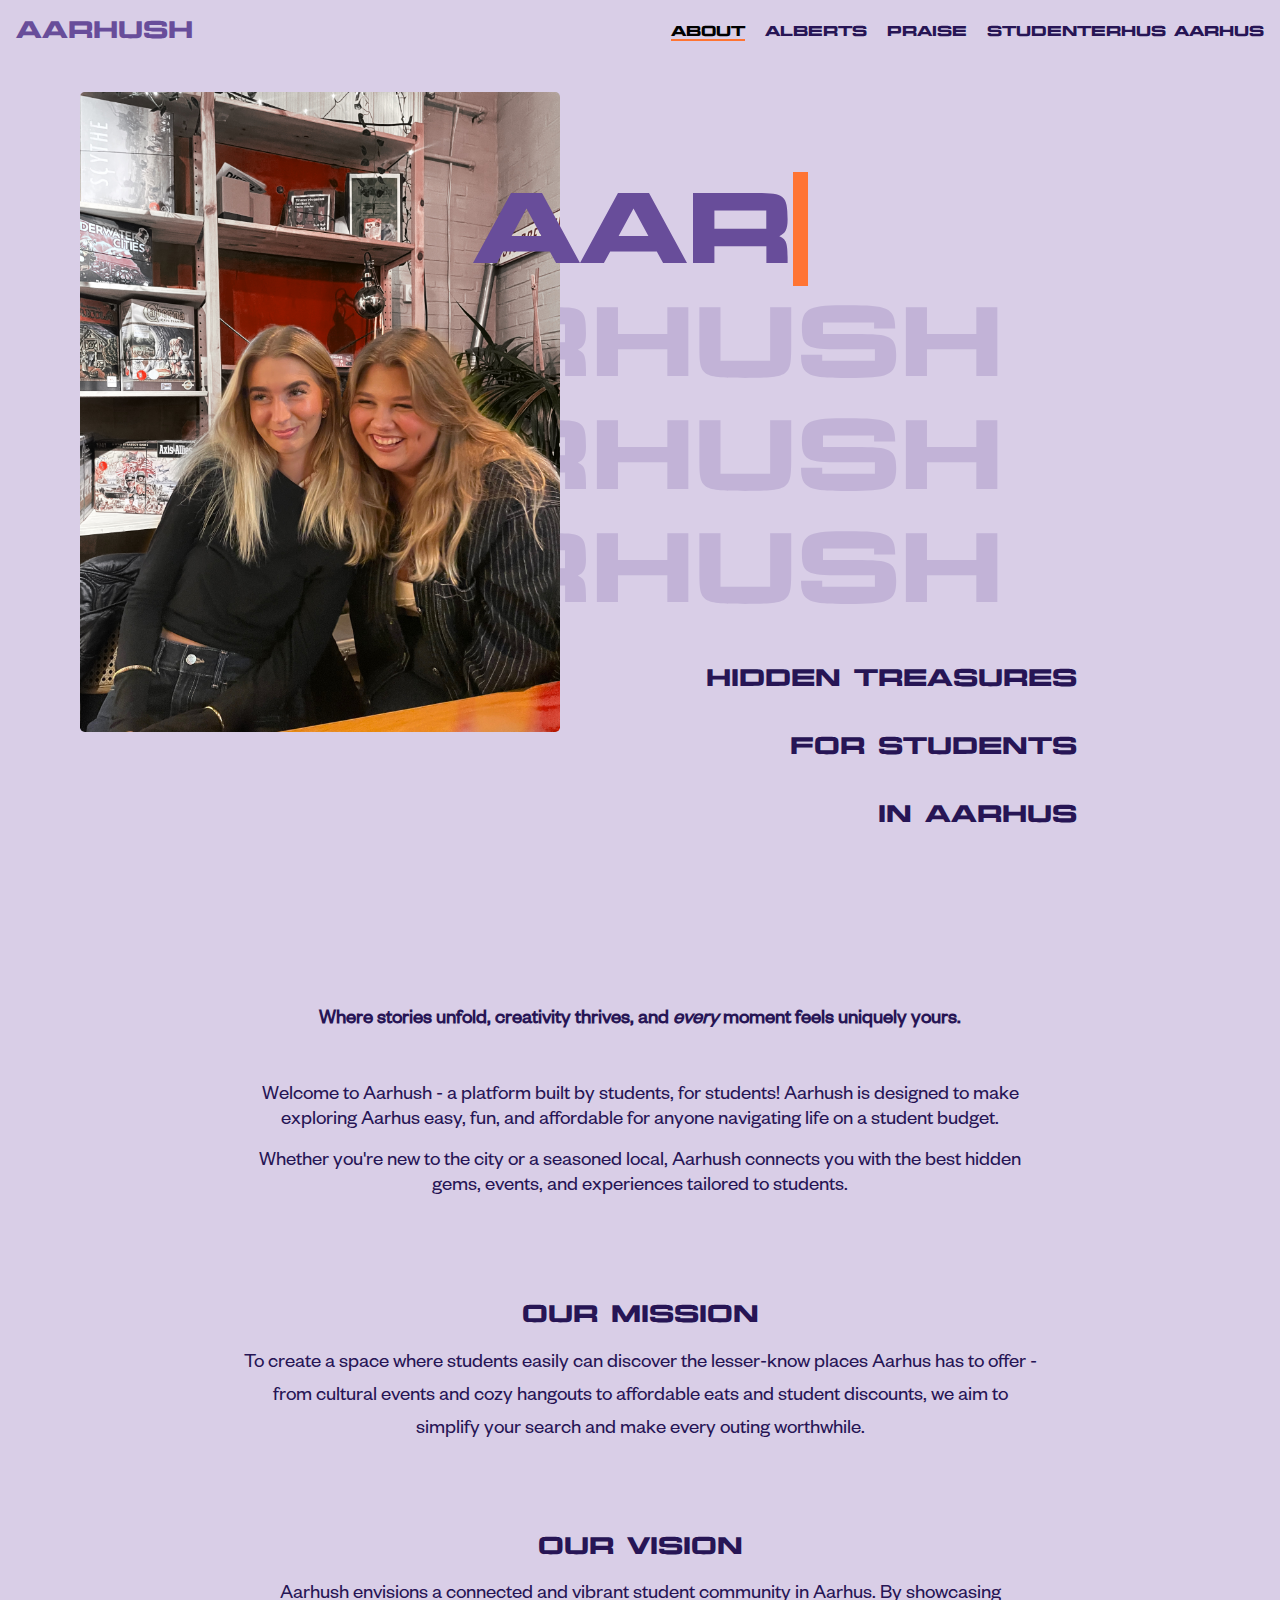
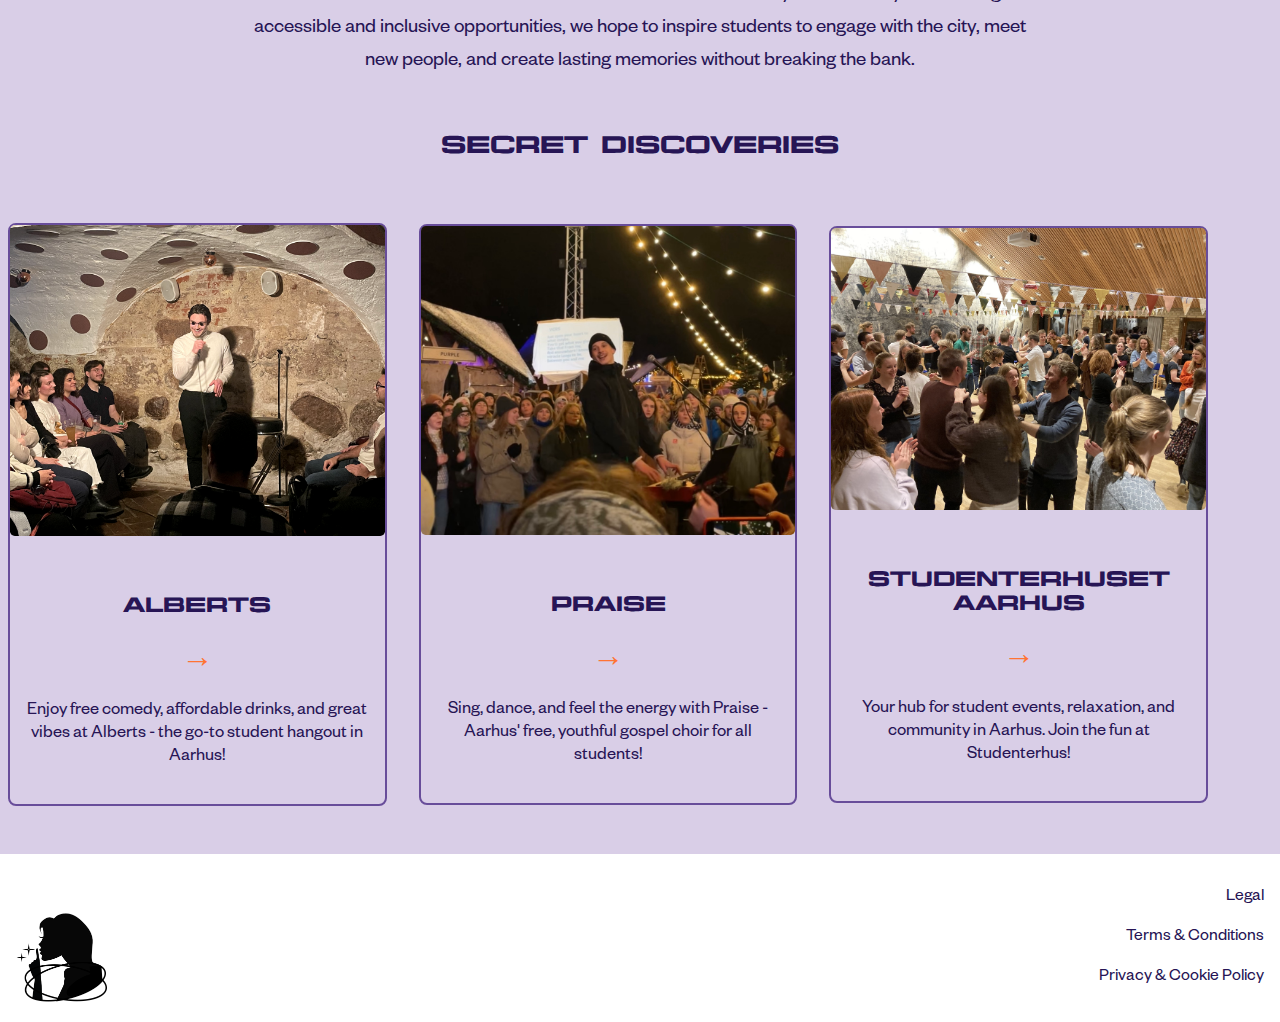
<file: index.html>
<!DOCTYPE html>
<html lang="en">
<head>
    <meta charset="UTF-8">
    <meta name="viewport" content="width=device-width, initial-scale=1.0">
    <title>AARHUSH</title>
    <link rel="stylesheet" href="styles.css">

    <link rel="icon" type="image/png" href="./Icons/shh_logo3.png" sizes="32x32"> 
</head>
<body>
    <header>
        <div class="logo">
            <h1>AARHUSH</h1>
        </div>
        <nav>
            <div class="hamburger" id="hamburger">
                <span class="bar"></span>
                <span class="bar"></span>
                <span class="bar"></span>
            </div>
            <ul id="nav-links" class="nav-menu">
                <li><a href="index.html" class="active">ABOUT</a></li>
                <li><a href="./alberts/alberts.html">ALBERTS</a></li>
                <li><a href="./praise/praise.html">PRAISE</a></li>
                <li><a href="./studenterhus-aarhus/studenterhus.html">STUDENTERHUS AARHUS</a></li>
            </ul>
        </nav>
    </header>

    <main>
        <section class="hero">
            <h1 id="typewriter"> </h1> 

                <div class="repeated-text">

                <h2>
                    <span>AARHUSH</span>
                    <span>AARHUSH</span>
                    <span>AARHUSH</span>
                </h2>
             </div>

            <div class="hero-content">
                <div class="text">
                    <br>
                    <h2>HIDDEN TREASURES </h2>
                    <h2>FOR STUDENTS </h2>
                    <h2>IN AARHUS </h2>
                </div>
            </div>

                <div class="hero-image">
                    <img src="./Images/fp-pic.png" alt="Hero Image"/>
                </div>
        </section>

        <section class="intro">
            <h3>Where stories unfold, creativity thrives, and <em>every</em> moment feels uniquely yours.</h3>
            <br>

            <p> Welcome to Aarhush - a platform built by students, for students! Aarhush is designed to make exploring Aarhus easy, fun, and affordable for anyone navigating life on a student budget. </p>

            <p>Whether you're new to the city or a seasoned local, Aarhush connects you with the best hidden gems, events, and experiences tailored to students. </p>
        </section>

        <section class="mission">
            <h2>OUR MISSION</h2>
            <p>
                To create a space where students easily can discover the lesser-know places Aarhus has to offer - from cultural events and cozy hangouts to affordable eats and student discounts, we aim to simplify your search and make every outing worthwhile.
            </p>
        </section>

        <section class="vision">
            <h2>OUR VISION</h2>
            <p>
                Aarhush envisions a connected and vibrant student community in Aarhus. By showcasing accessible and inclusive opportunities, we hope to inspire students to engage with the city, meet new people, and create lasting memories without breaking the bank.
            </p>
        </section>
    
        <section class="discoveries-title">
            <h2 class="discoveries-title">SECRET DISCOVERIES</h2>
        </section>


        <section class="discoveries">
        <div class="discoveries-grid">

        <!-- Alberts card -->
            <div class="discovery-item">
                <div class="card-image">
                    <img src="./Images/alberts-icon.png" alt="Alberts">
                </div>
                <div class="card-text">
                    <h3 class="card-title">ALBERTS</h3>
                    <a href="alberts/alberts.html" class="card-link">→</a>
                    <p> Enjoy free comedy, affordable drinks, and great vibes at Alberts - the go-to student hangout in Aarhus! </p>
                </div>
                </div>
        
        <!-- Praise card -->
                <div class="discovery-item">
                <div class="card-text">
                    <h3 class="card-title">PRAISE</h3>
                    <a href="praise/praise.html" class="card-link">→</a>
                    <p> Sing, dance, and feel the energy with Praise - Aarhus' free, youthful gospel choir for all students! </p>
                </div>
                    <div class="card-image">
                    <img src="./Images/praise-icon-smaller.jpg" alt="Praise">
                </div>
                </div>

        <!-- Studenterhus card -->
                <div class="discovery-item">
                <div class="card-image">
                    <img src="./Images/studenterhus-icon.png" alt="Studenterhus Aarhus">
                </div>
                <div class="card-text">
                    <h3 class="card-title">STUDENTERHUSET AARHUS</h3>
                    <a href="./studenterhus-aarhus/studenterhus.html" class="card-link">→</a>
                    <p> Your hub for student events, relaxation, and community in Aarhus. Join the fun at Studenterhus! </p>
                </div>
                </div>
            </div>
        </section>
    </main>

   

   <!-- Footer Section -->
<footer class="footer">
    <div class="footer-logo">
        <img src="./Icons/shh_logo3.png" alt="Footer Logo">
    </div>

    <p>Legal</p>
    <p>Terms & Conditions</p>
    <p>Privacy & Cookie Policy</p>
</footer>

    <script src="script.js"></script> 


</body>
</html>
</file>
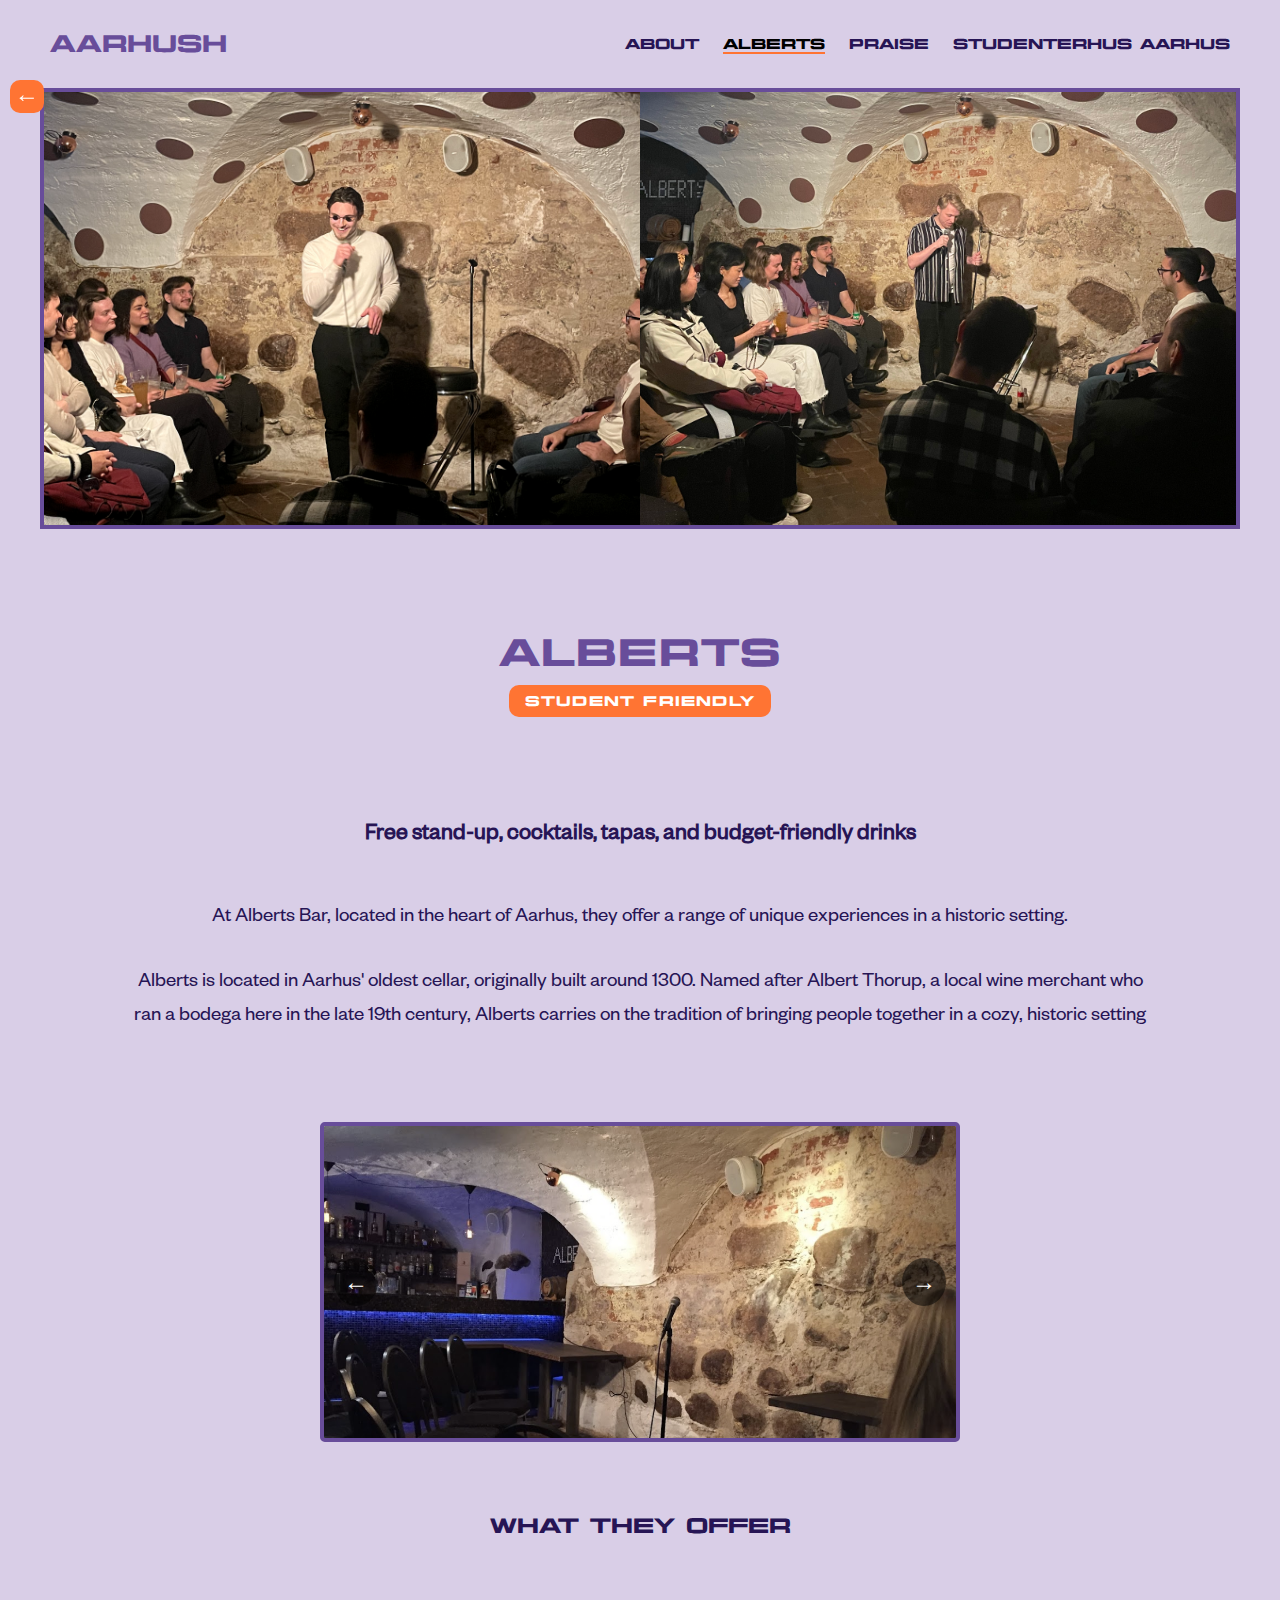
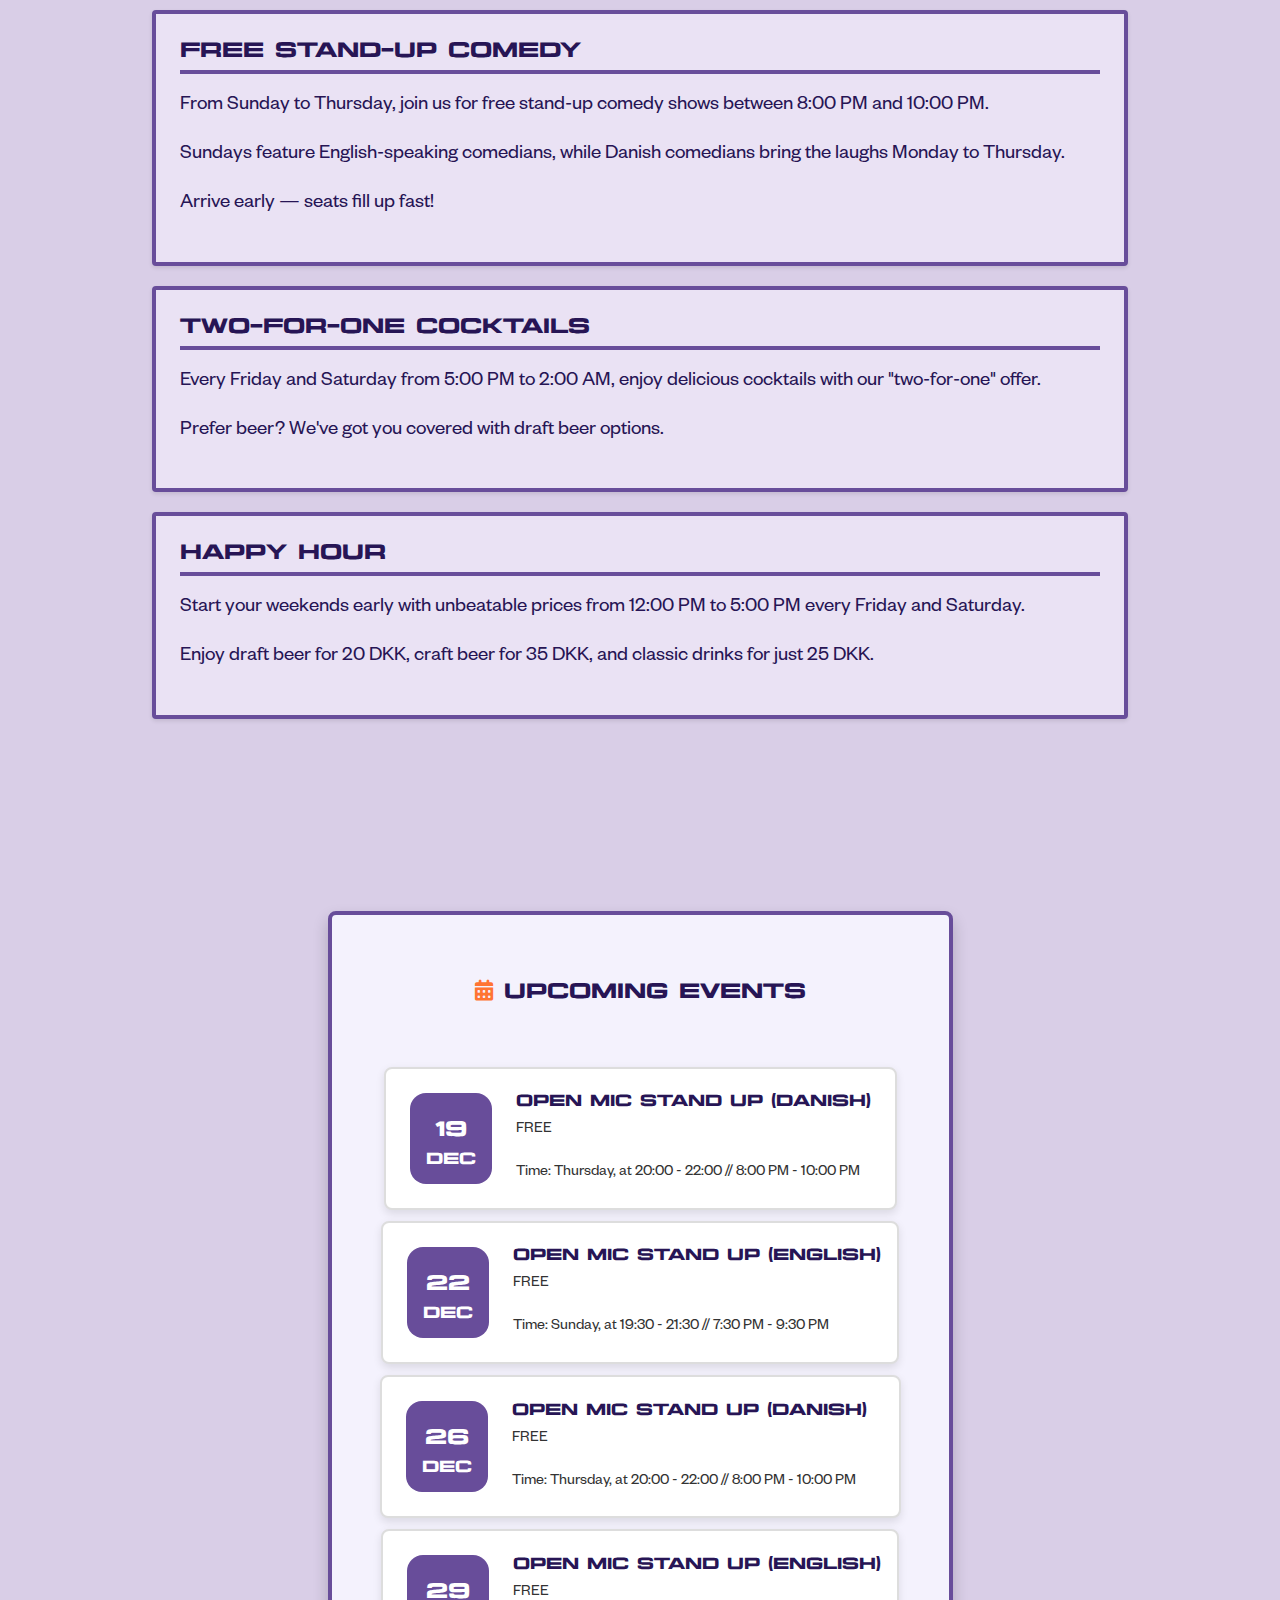
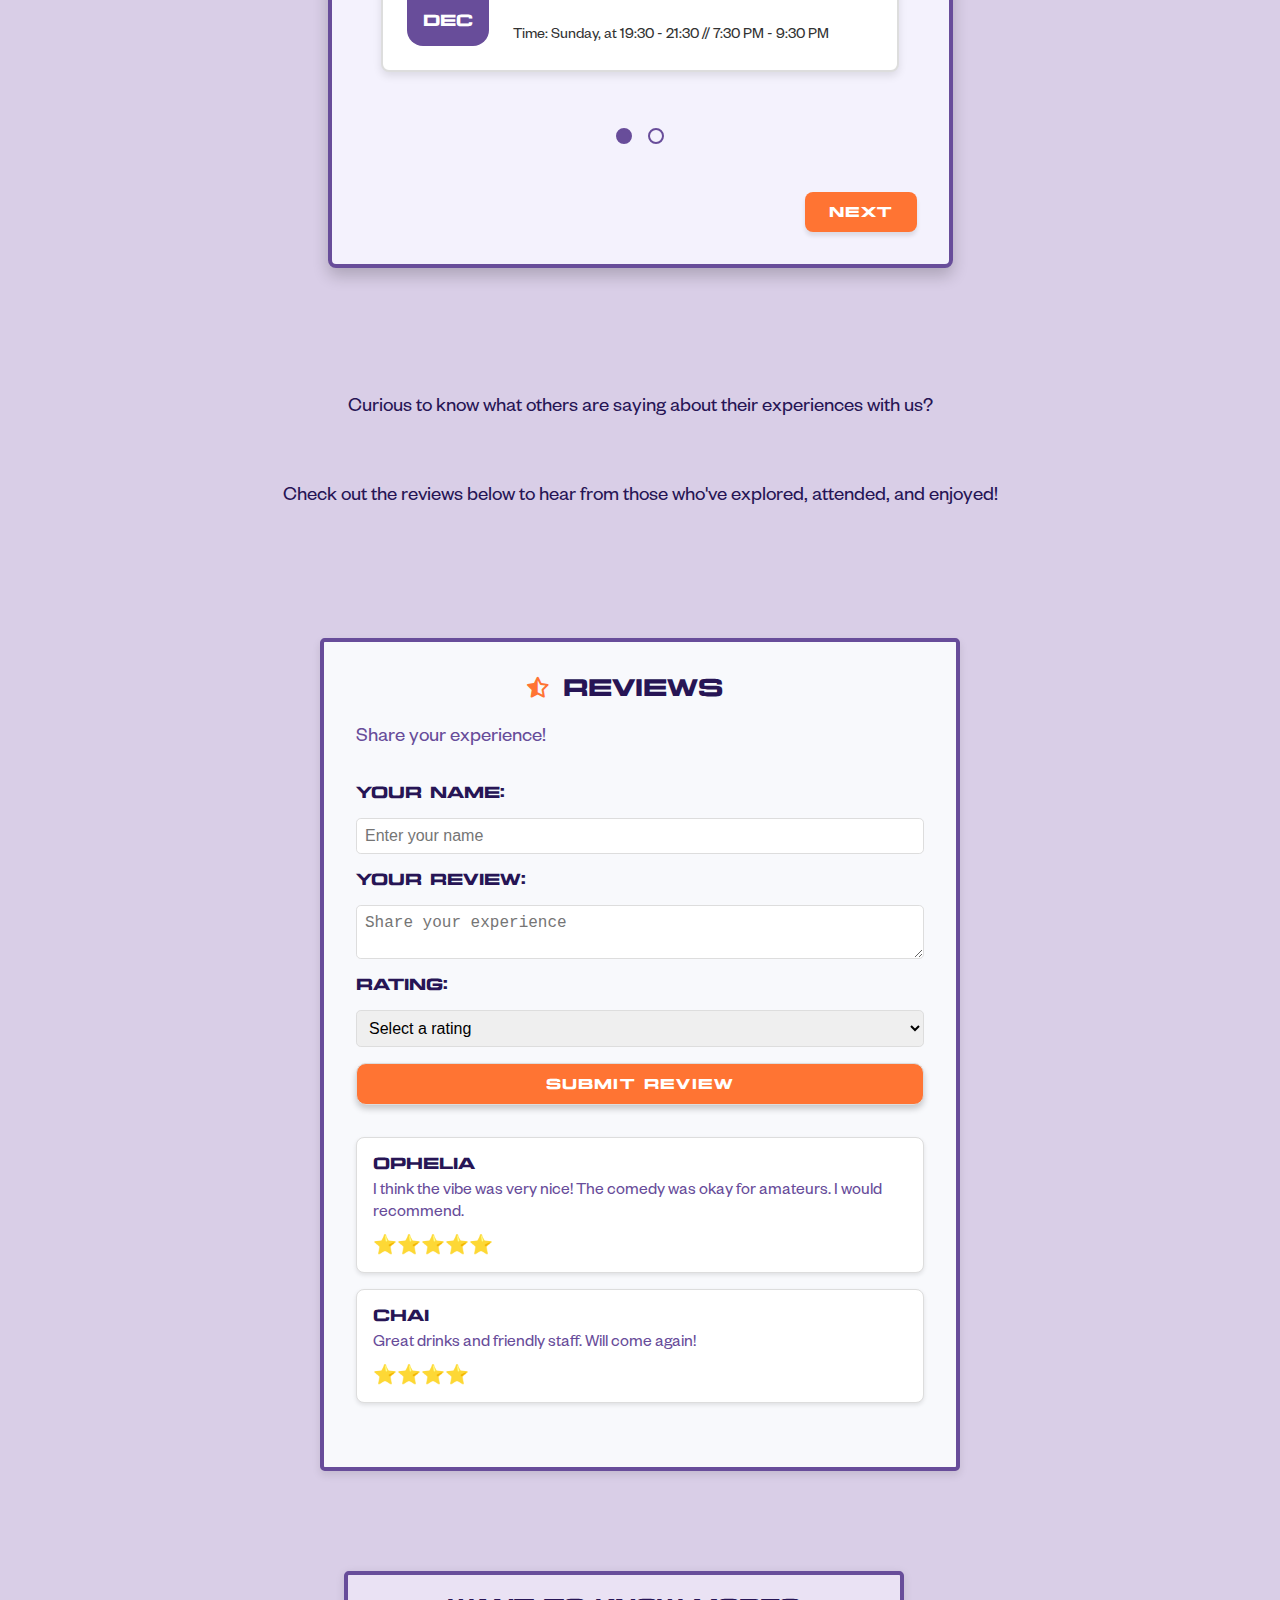
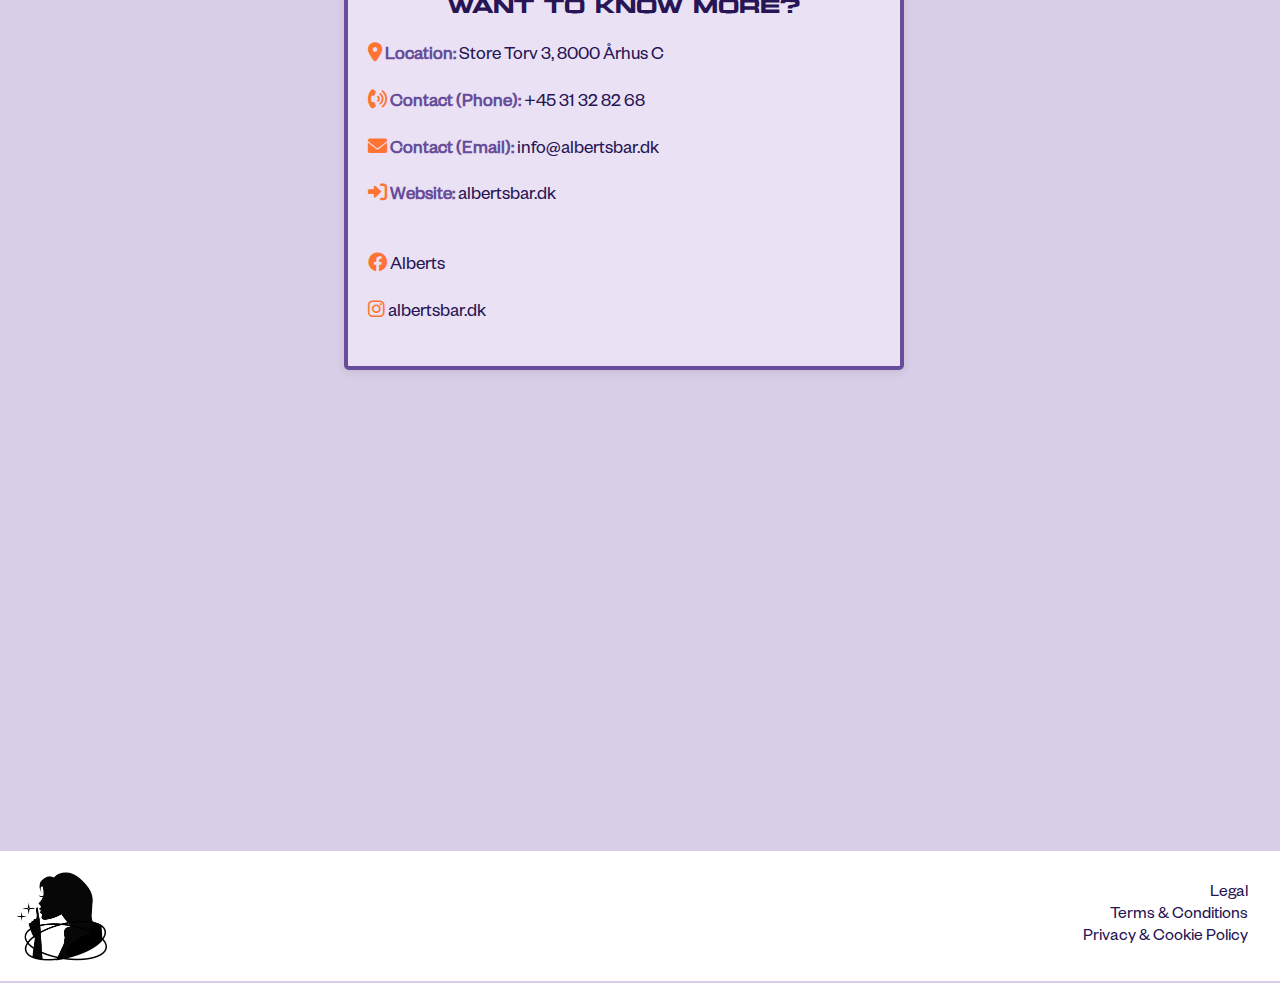
<file: alberts/alberts.html>
<!DOCTYPE html>
<html lang="en">
<head>
    <meta charset="UTF-8">
    <meta name="viewport" content="width=device-width, initial-scale=1.0">
    <title>ALBERTS</title>
    <link rel="stylesheet" href="./alberts.css">

    <link rel="icon" type="image/png" href="../Icons/shh_logo3.png" sizes="32x32"> 

    <link href="https://cdnjs.cloudflare.com/ajax/libs/font-awesome/6.0.0/css/all.min.css" rel="stylesheet">
</head>

<body>
    <!-- Header Section -->
    <header class="header">
        <div class="logo">
            <a href="../index.html">AARHUSH</a>
        </div>
        <nav>
            <div class="hamburger" id="hamburger">
                <span class="bar"></span>
                <span class="bar"></span>
                <span class="bar"></span>
            </div>
            <ul id="nav-links" class="nav-menu">
                <li><a href="../index.html">ABOUT</a></li>
                <li><a href="../alberts/alberts.html" class="active">ALBERTS</a></li>
                <li><a href="../praise/praise.html">PRAISE</a></li>
                <li><a href="../studenterhus-aarhus/studenterhus.html">STUDENTERHUS AARHUS</a></li>
            </ul>
        </nav>
    </header>

    <button class="back-button" onclick="history.back()">&larr;</button>

<div class="container">
    <section class="hero">
        <div class="hero-images">
            <img src="../Images/alberts-icon.png" alt="Alberts 1">
            <img src="../Images/alberts-img.png" alt="Alberts 2">
        </div>
            <div class="hero-headline">
                <h1>ALBERTS</h1>

                <div class="tag">STUDENT FRIENDLY</div>
            </div>
    </section>

    <!-- Main Content Section -->
<section class="main-content">
        <div class="intro">
            <h2>Free stand-up, cocktails, tapas, and budget-friendly drinks</h2>

            <br>

            <p>At Alberts Bar, located in the heart of Aarhus, they offer a range of unique experiences in a historic setting.</p>

            <p>Alberts is located in Aarhus' oldest cellar, originally built around 1300. Named after Albert Thorup, a local wine merchant who ran a bodega here in the late 19th century, Alberts carries on the tradition of bringing people together in a cozy, historic setting</p>
        </div>

        <div class="image-slider">
            <div class="slider-images">
                <div class="slide" style="background-image: url('../Images/alberts-img2.png');"></div>
                <div class="slide" style="background-image: url('../Images/alberts-img.png');"></div>
                <div class="slide" style="background-image: url('../Images/alberts-img6.png');"></div>
                <div class="slide" style="background-image: url('../Images/alberts-img7.png');"></div>
                <div class="slide" style="background-image: url('../Images/alberts-img8.png');"></div>
                <div class="slide" style="background-image: url('../Images/alberts-img5.png');"></div>
                <div class="slide" style="background-image: url('../Images/alberts-img3.png');"></div>
                <div class="slide" style="background-image: url('../Images/alberts-img4.png');"></div>
            </div>
            <button class="prev-btn">&larr;</button>
            <button class="next-btn">&rarr;</button>
        </div>

        <div class="offer">
            <h2>WHAT THEY OFFER</h2>
            <div class="offer-grid">
                <div class="text-box">
                    <h3>FREE Stand-Up Comedy</h3>

                    <p>From Sunday to Thursday, join us for free stand-up comedy shows between 8:00 PM and 10:00 PM.</p>

                    <p>Sundays feature English-speaking comedians, while Danish comedians bring the laughs Monday to Thursday. </p>
                    
                    <p>Arrive early — seats fill up fast!</p>
                </div>


                <div class="text-box">
                <h3>Two-for-One Cocktails</h3>

                    <p>Every Friday and Saturday from 5:00 PM to 2:00 AM, enjoy delicious cocktails with our "two-for-one" offer.</p>
                        
                    <p>Prefer beer? We've got you covered with draft beer options.</p>

                </div>

                <div class="text-box">
                    <h3>Happy Hour</h3>

                    <p>Start your weekends early with unbeatable prices from 12:00 PM to 5:00 PM every Friday and Saturday. </p>
                        
                    <p>Enjoy draft beer for 20 DKK, craft beer for 35 DKK, and classic drinks for just 25 DKK.</p>
                </div>
            </div>
        </div>
</section>

    <!-- Event calender -->
    <section class="event-calendar">
        <h2><i class="fa-solid fa-calendar-days" style="color: #FF7433;"></i> UPCOMING EVENTS</h2>

    <div id="event-page1" class="event-container">
        <div class="event">
            <div class="event-date">
                <p class="date">19</p>
                <p class="month">DEC</p>
            </div>
            <div class="event-details">
                <h3>Open Mic Stand Up (DANISH)&nbsp;</h3>
                <p> FREE </p>
                <br>
                <p>Time: Thursday, at 20:00 - 22:00 // 8:00 PM - 10:00 PM</p>
            </div>
        </div>
        <div class="event">
            <div class="event-date">
                <p class="date">22</p>
                <p class="month">DEC</p>
            </div>
            <div class="event-details">
                <h3>Open Mic Stand Up (ENGLISH)</h3>
                <p> FREE </p>
                <br>
                <p>Time: Sunday, at 19:30 - 21:30 // 7:30 PM - 9:30 PM</p>
            </div>
        </div>
        <div class="event">
            <div class="event-date">
                <p class="date">26</p>
                <p class="month">DEC</p>
            </div>
            <div class="event-details">
                <h3>Open Mic Stand Up (DANISH) &nbsp;</h3>
                <p> FREE </p>
                <br>
                <p>Time: Thursday, at 20:00 - 22:00 // 8:00 PM - 10:00 PM</p>
            </div>
        </div>
        <div class="event">
            <div class="event-date">
                <p class="date">29</p>
                <p class="month">DEC</p>
            </div>
            <div class="event-details">
                <h3>Open Mic Stand Up (ENGLISH)</h3>
                <p> FREE </p>
                <br>
                <p>Time: Sunday, at 19:30 - 21:30 // 7:30 PM - 9:30 PM</p>
            </div>
        </div>
    </div>

    <!-- New set of events for page 2 -->
    <div id="event-page2" class="event-container" style="display: none;">
        <div class="event">
            <div class="event-date">
                <p class="date">30</p>
                <p class="month">DEC</p>
            </div>
            <div class="event-details">
                <h3>Open Mic Stand Up (DANISH) &nbsp;</h3>
                <p> FREE </p>
                <br>
                <p>Time: Monday, at 20:00 - 22:00 // 8:00 PM - 10:00 PM</p>
            </div>
        </div>
        
        <div class="event">
            <div class="event-date">
                <p class="date">31</p>
                <p class="month">DEC</p>
            </div>
            <div class="event-details">
                <h3>Open Mic Stand Up (DANISH) &nbsp;</h3>
                <p> FREE </p>
                <br>
                <p>Time: Tuesday, at 20:00 - 22:00 // 8:00 PM - 10:00 PM</p>
            </div>
        </div>
        
        <div class="event">
            <div class="event-date">
                <p class="date">2</p>
                <p class="month">JAN</p>
            </div>
            <div class="event-details">
                <h3>Open Mic Stand Up (DANISH) &nbsp;</h3>
                <p> FREE </p>
                <br>
                <p>Time: Thursday, at 20:00 - 22:00 // 8:00 PM - 10:00 PM</p>
            </div>
        </div>

        <div class="event">
            <div class="event-date">
                <p class="date">5</p>
                <p class="month">JAN</p>
            </div>
            <div class="event-details">
                <h3>Open Mic Stand Up (ENGLISH)</h3>
                <p> FREE </p>
                <br>
                <p>Time: Sunday, at 19:30 - 21:30 // 7:30 PM - 9:30 PM</p>
            </div>
        </div>
    </div>

        <div class="paging">
            <span class="dot active"></span>
            <span class="dot"></span>
        </div>
        
        <button class="event-next-btn">NEXT</button>
    </section>



     <!-- Reviews -->
     <div class="review-text">
        <p>Curious to know what others are saying about their experiences with us?</p>

        <p>Check out the reviews below to hear from those who've explored, attended, and enjoyed! </p>
    </div>
        
    <section class="reviews">
        <h2 class="review-title"><i class="fa-regular fa-star-half-stroke fa-sm" style="color: #FF7433;"></i> REVIEWS</h2>
        <p>Share your experience!</p>

        <!-- The review form -->
         <div class="review-form">
            <form id="reviewForm">
                <label for="name">Your Name:</label>
                <input type="text" id="name" placeholder="Enter your name" required>

                <label for="reviewText">Your Review:</label>
                <textarea id="reviewText" placeholder="Share your experience" required></textarea>

                <label for="rating">Rating:</label>
                <select id="rating" required>
                    <option value="" disabled selected>Select a rating</option>
                    <option value="5">5 - Excellent</option>
                    <option value="4">4 - Very Good</option>
                    <option value="3">3 - Good</option>
                    <option value="2">2 - Fair</option>
                    <option value="1">1 - Poor</option>
                </select>

                <button type="submit">Submit Review</button>
            </form>
         </div>

         <div class="review-list" id="review-list">
            <!-- Reviews will be loaded here -->
        </div>
        
    </section>

    <!-- Want to know more -->
     <div class="wrapper">
        <aside class="sidebar">
            <h2>WANT TO KNOW MORE?</h2>

        <div class="info-box">
            <p><i class="fa-sharp fa-solid fa-location-dot" style="color: #FF7433;"></i><strong> Location:</strong> <a href="https://maps.app.goo.gl/Z5T8fLk4pqAsezeu8" target="_blank">Store Torv 3, 8000 Århus C</a></p>
            

            <p><i class="fa-solid fa-phone-volume" style="color: #FF7433;"></i><strong> Contact (Phone):</strong> <a href="tel:+4531328268">+45 31 32 82 68</a></p>

            <p><i class="fa-solid fa-envelope" style="color: #FF7433;"></i><strong> Contact (Email):</strong> <a href="mailto:info@albertsbar.dk">info@albertsbar.dk</a></p>

            <p><i class="fa-solid fa-right-to-bracket" style="color: #FF7433;"></i><strong> Website:</strong> <a href="http://albertsbar.dk/" target="_blank">albertsbar.dk</a></p>
        <br>
            <p><i class="fa-brands fa-facebook" style="color: #FF7433;"></i><a href="https://www.facebook.com/albertsbar.dk/?locale=da_DK" target="_blank"> Alberts</a></p>
            <p><i class="fa-brands fa-instagram" style="color: #FF7433;"></i><a href="https://www.instagram.com/albertsbar.dk/?locale=uken1&hl=am-et" target="_blank">  albertsbar.dk</a></p>

        </div>
        </aside>
    </div>
    </div>

    <!-- Footer Section -->
    <footer class="footer">
        <div class="footer-logo">
            <img src="../Icons/shh_logo3.png" alt="Footer Logo">
        </div>

        <p>Legal</p>
        <p>Terms & Conditions</p>
        <p>Privacy & Cookie Policy</p>
    </footer>

    <script src="alberts.js"></script> 
    
</body>
</html>
</file>
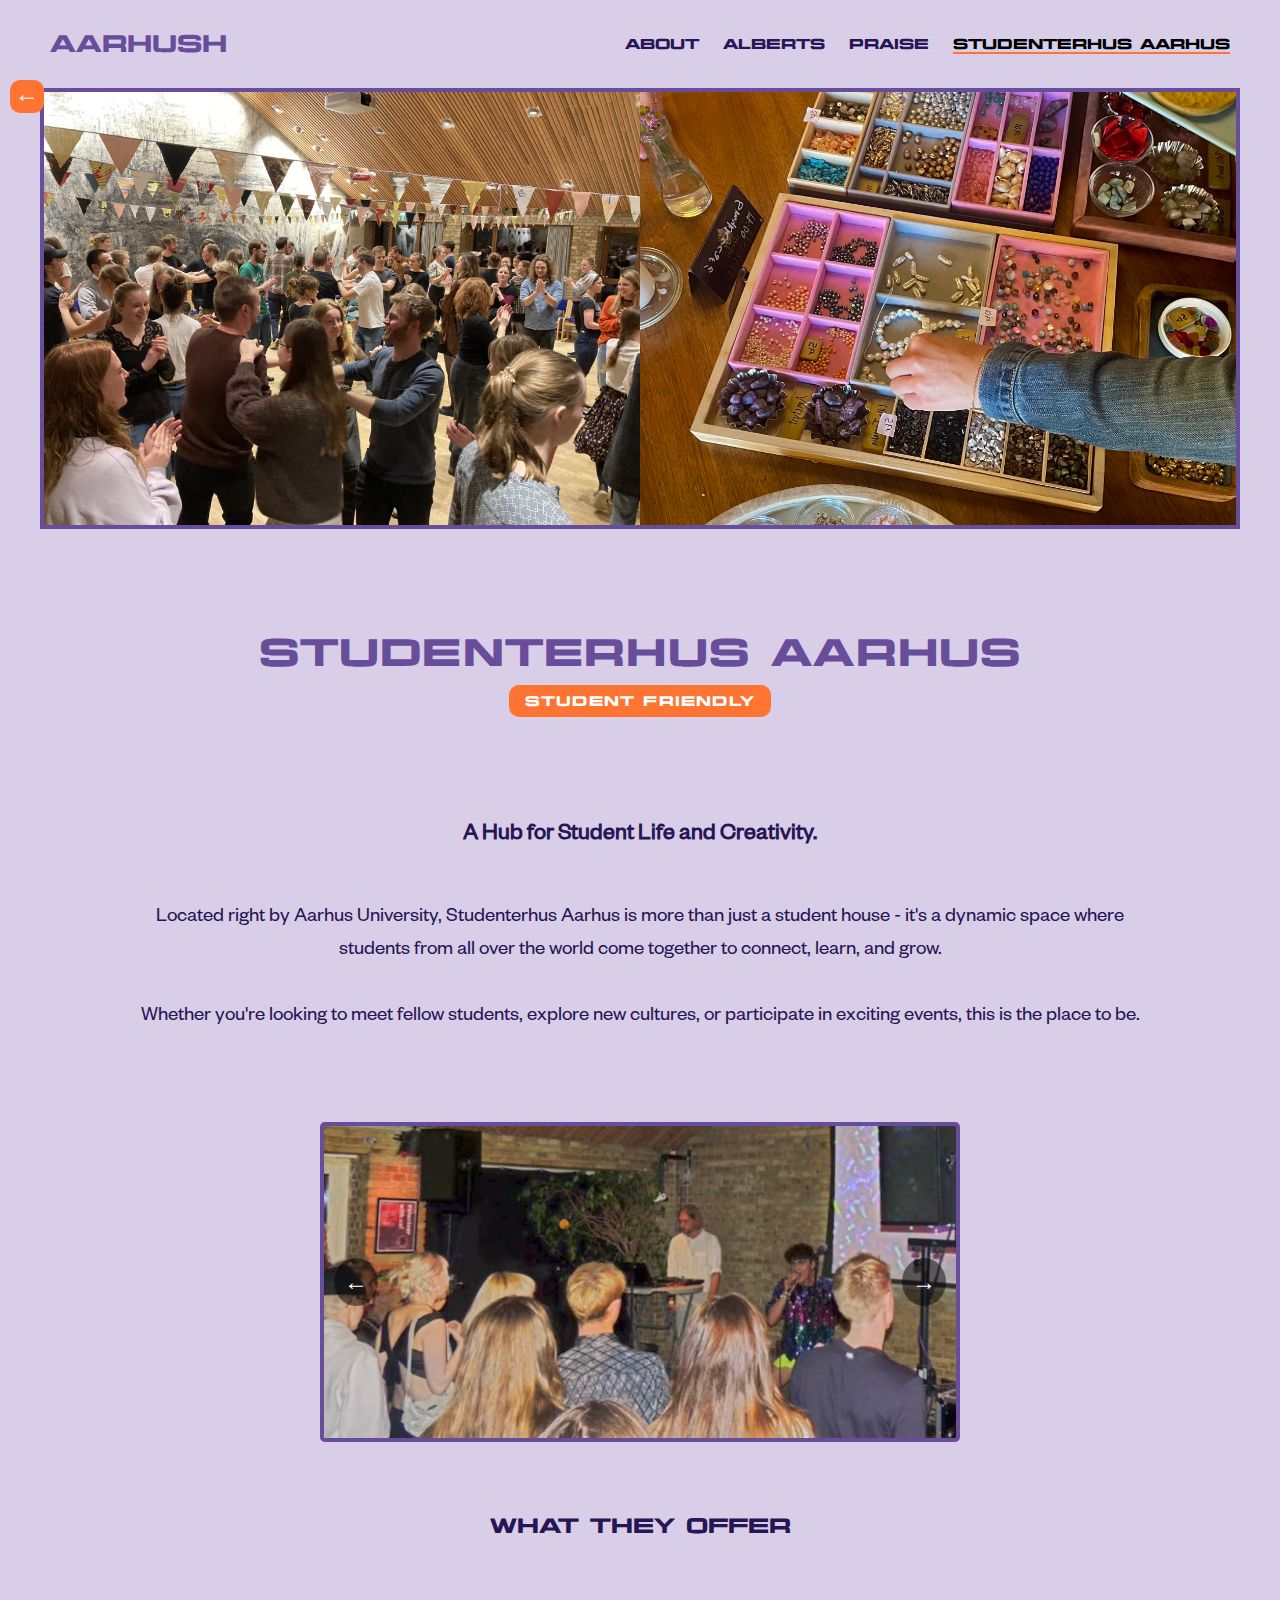
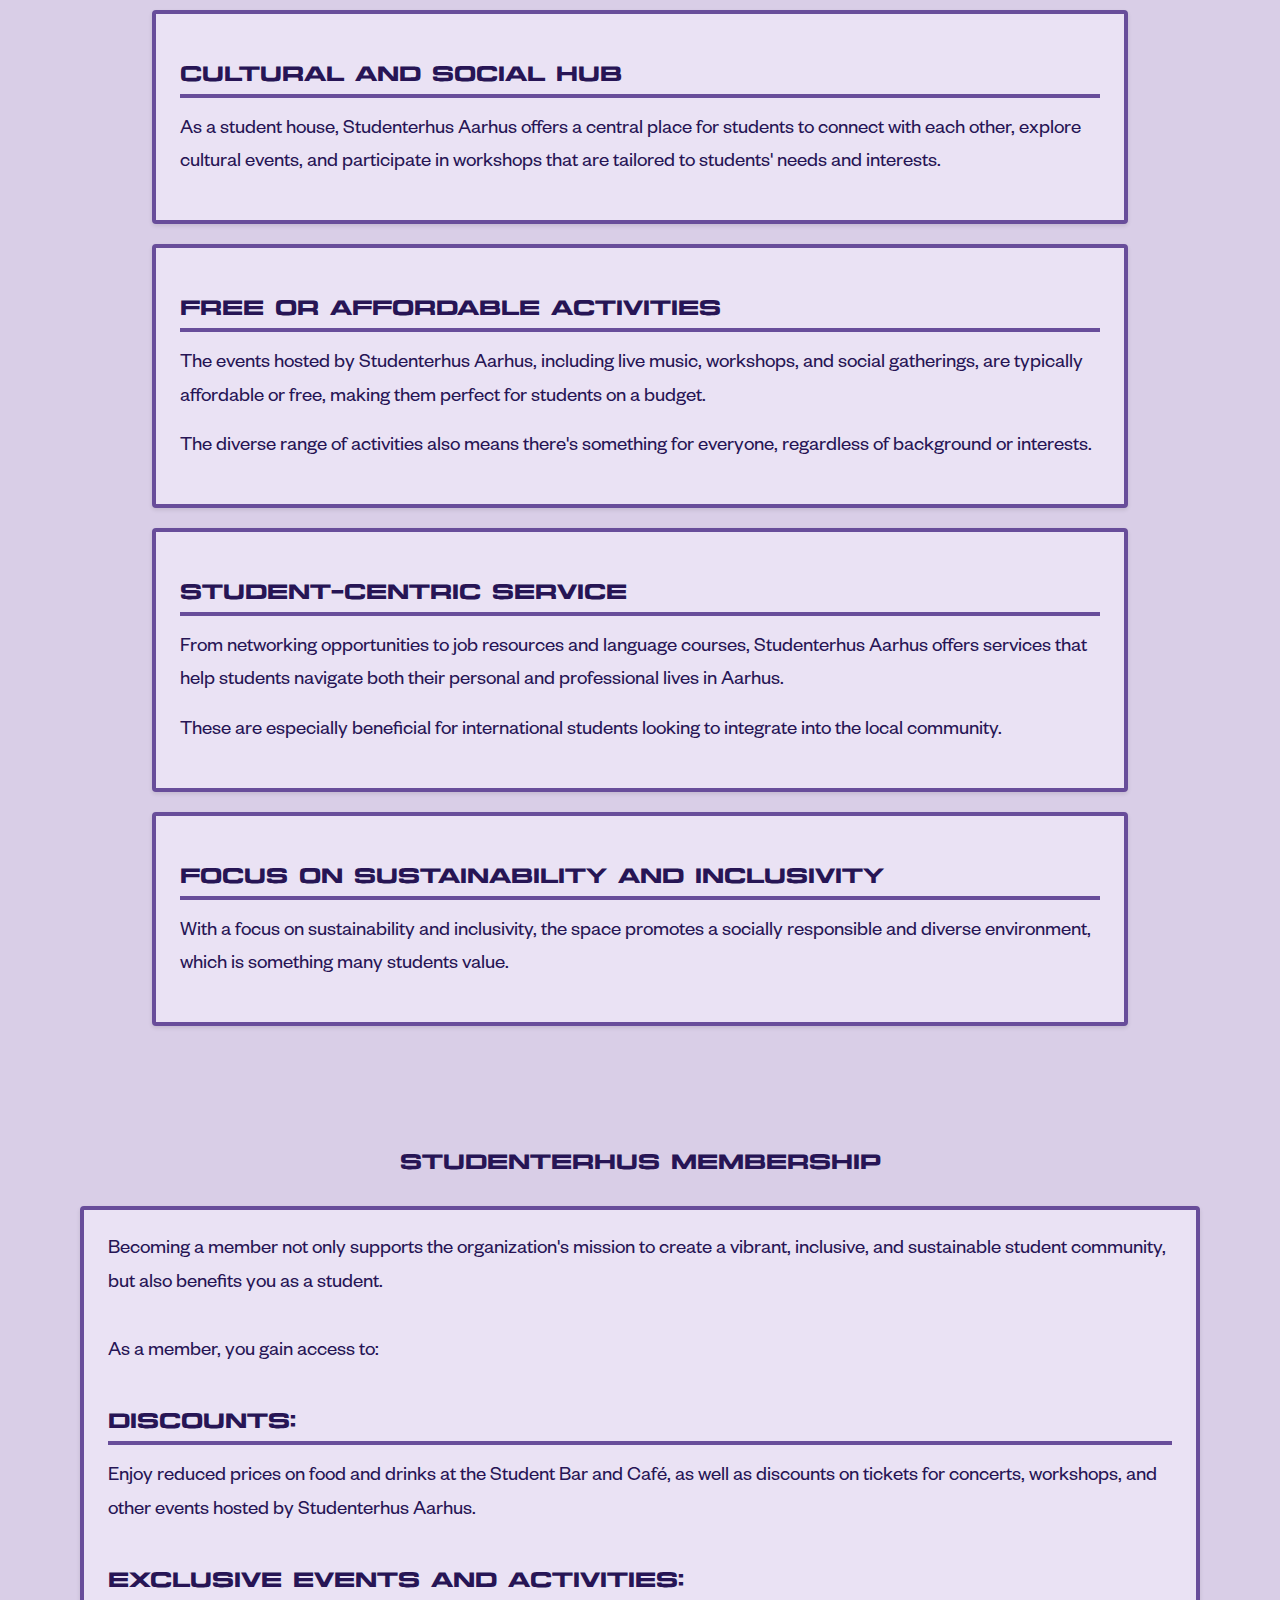
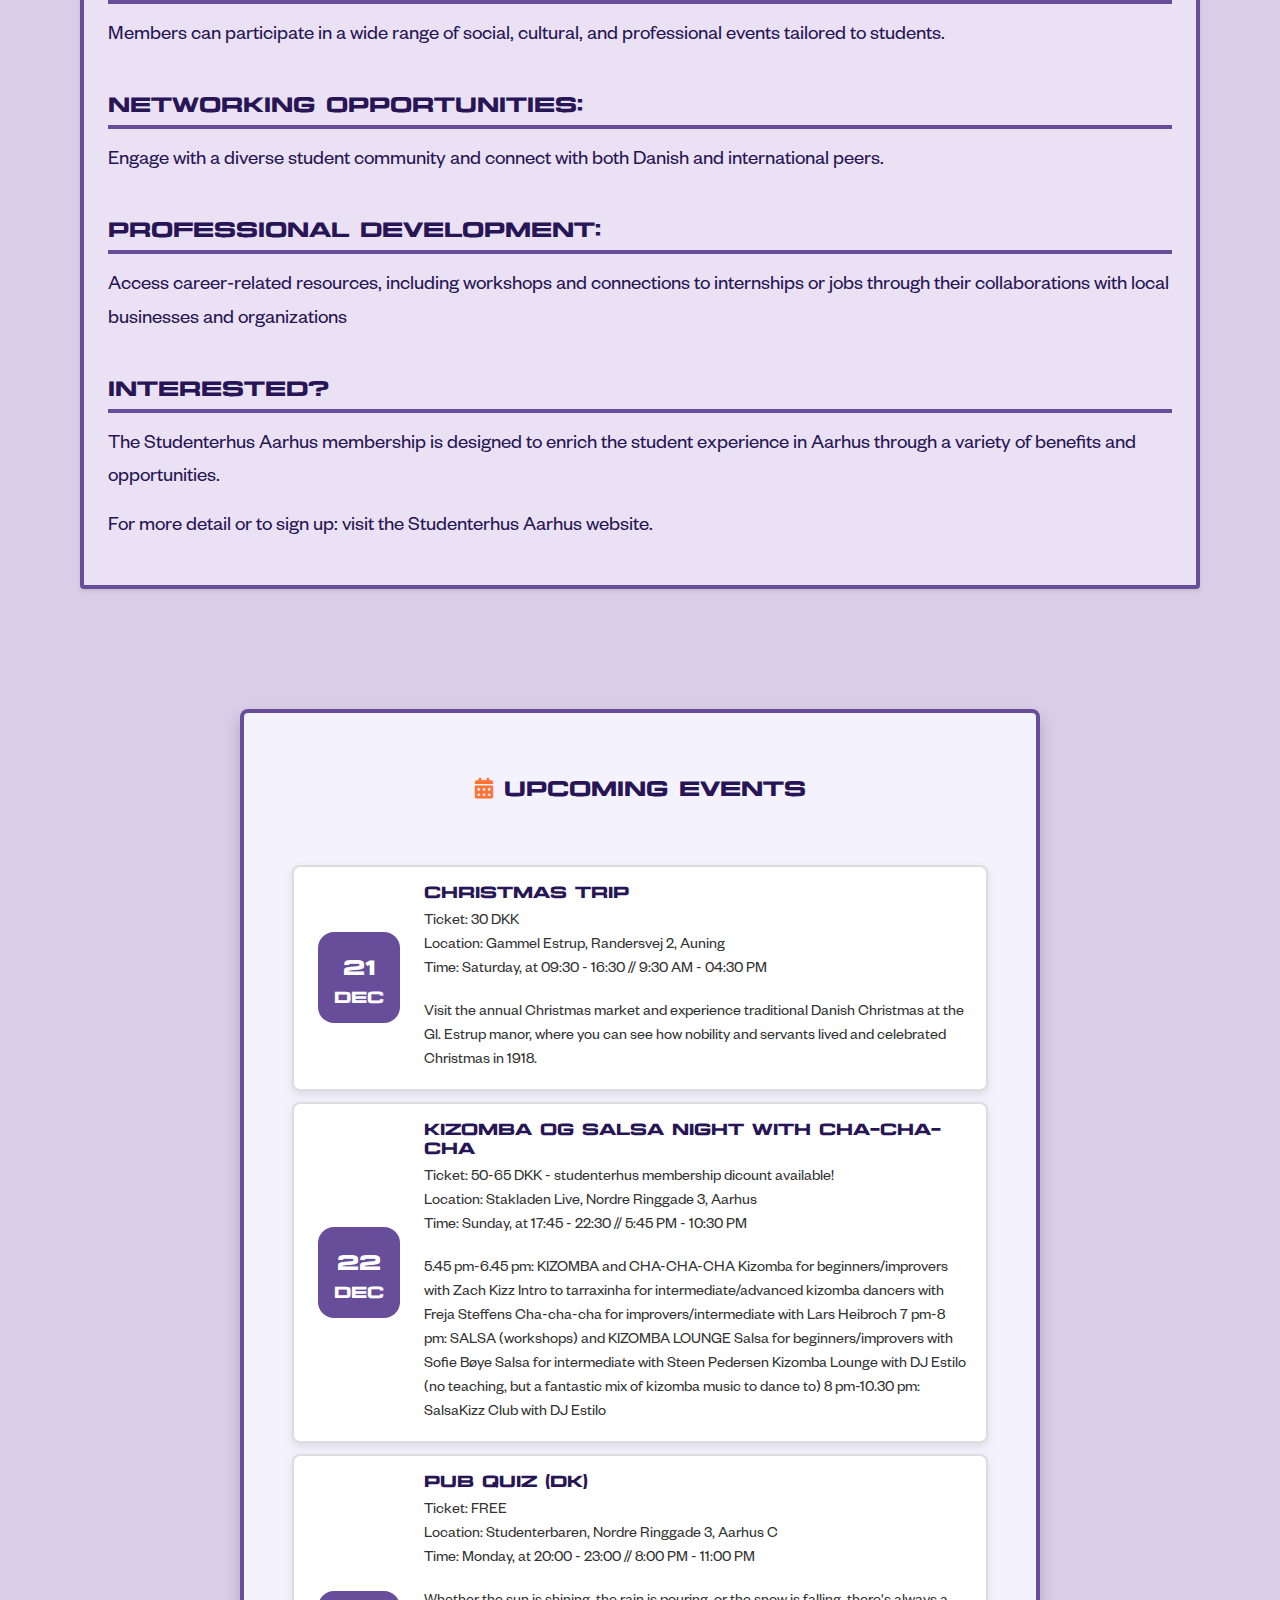
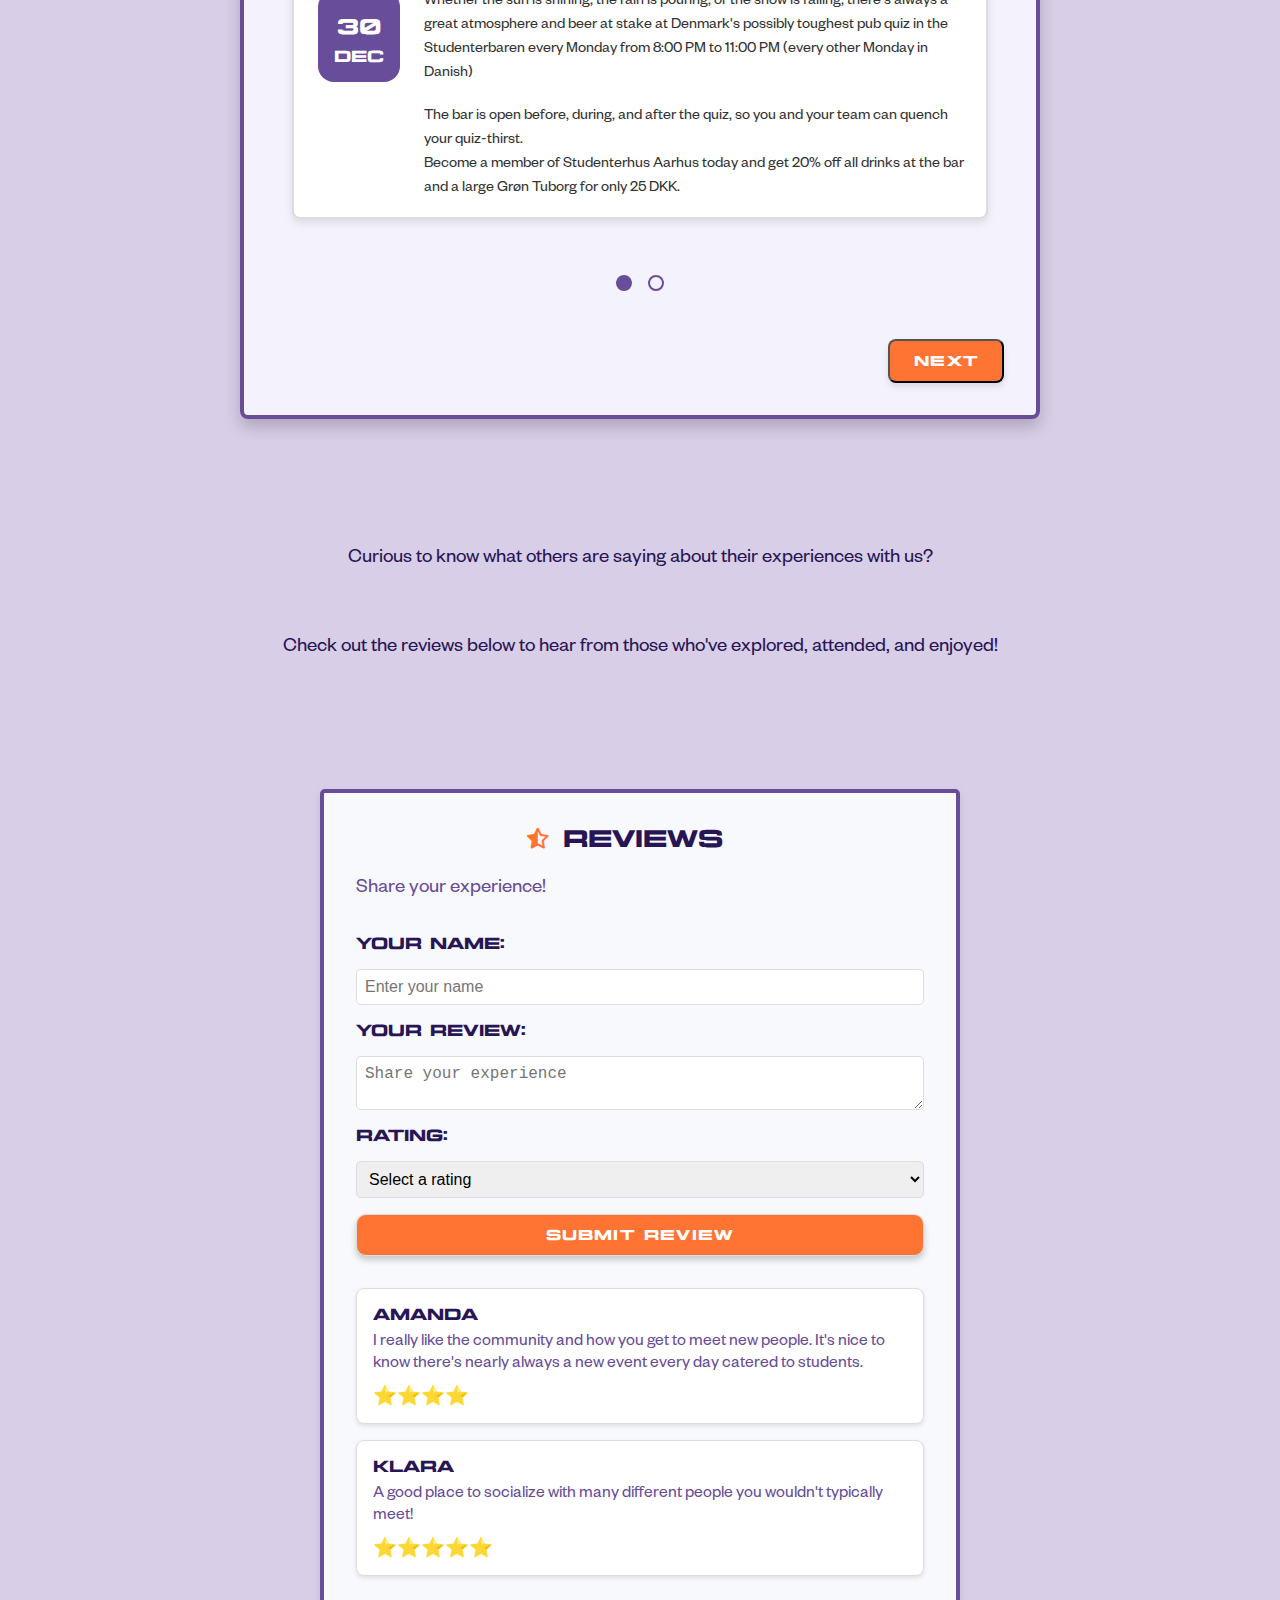
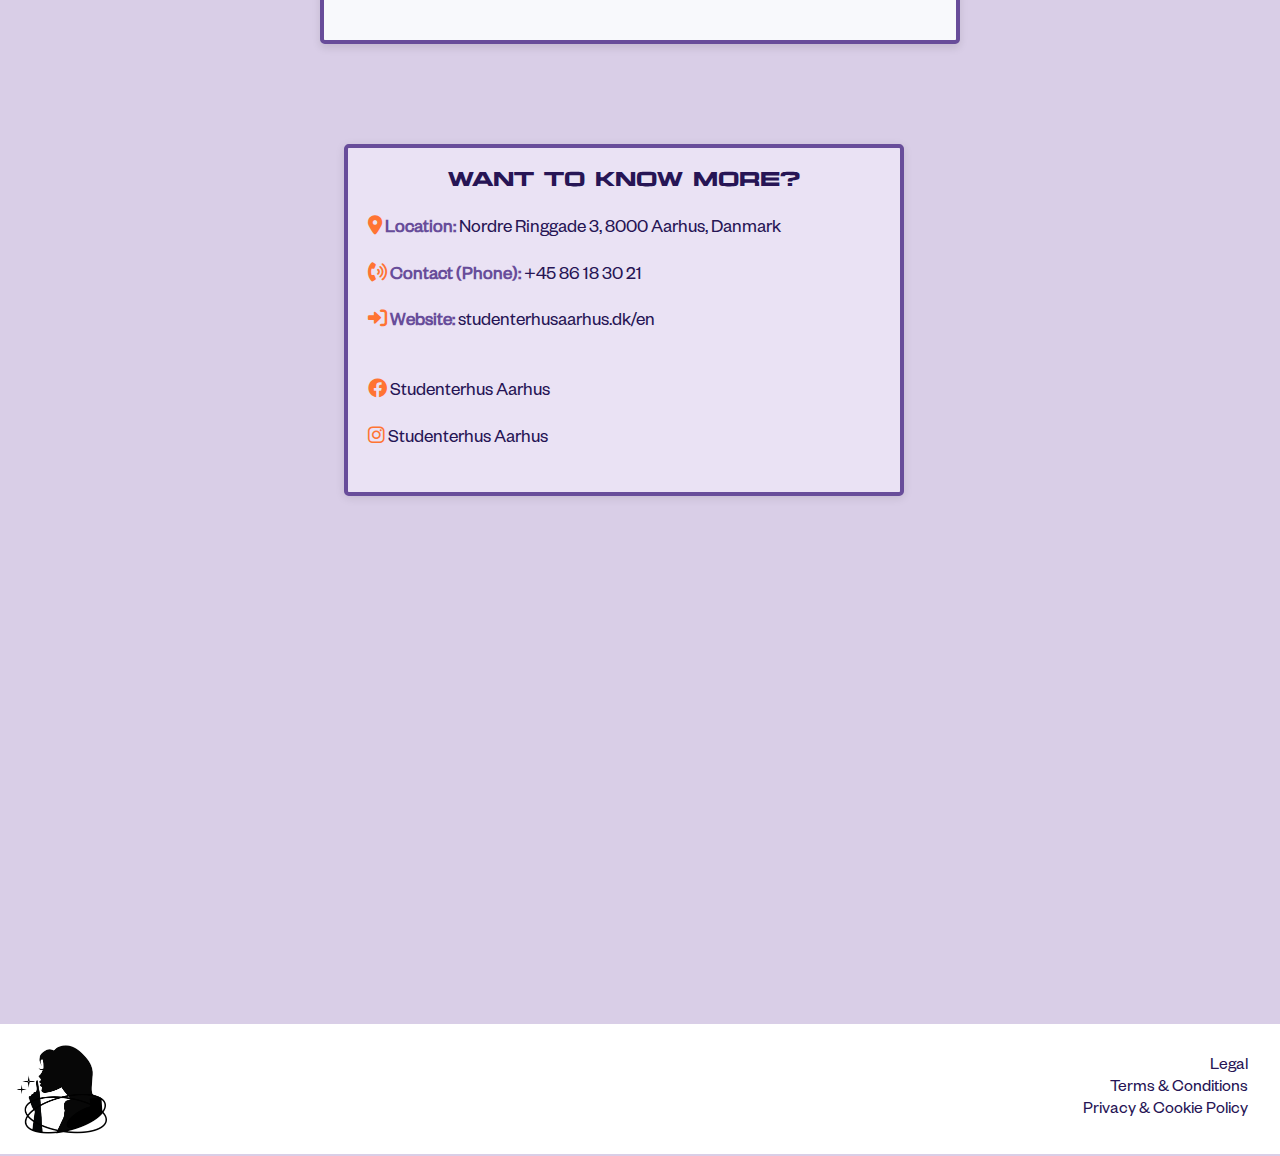
<file: studenterhus-aarhus/studenterhus.html>
<!DOCTYPE html>
<html lang="en">
<head>
    <meta charset="UTF-8">
    <meta name="viewport" content="width=device-width, initial-scale=1.0">
    <title>STUDENTERHUS AARHUS</title>
    <link rel="stylesheet" href="studenterhus.css">

    <link rel="icon" type="image/png" href="../Icons/shh_logo3.png" sizes="32x32"> 

    <link href="https://cdnjs.cloudflare.com/ajax/libs/font-awesome/6.0.0/css/all.min.css" rel="stylesheet">
</head>

<body>
    <!-- Header Section -->
    <header class="header">
        <div class="logo">
            <a href="../index.html">AARHUSH</a>
        </div>
        <nav>
            <div class="hamburger" id="hamburger">
                <span class="bar"></span>
                <span class="bar"></span>
                <span class="bar"></span>
            </div>
            <ul id="nav-links" class="nav-menu">
                <li><a href="../index.html">ABOUT</a></li>
                <li><a href="../alberts/alberts.html">ALBERTS</a></li>
                <li><a href="../praise/praise.html">PRAISE</a></li>
                <li><a href="../studenterhus-aarhus/studenterhus.html" class="active">STUDENTERHUS AARHUS</a></li>
            </ul>
        </nav>
    </header>

    <button class="back-button" onclick="history.back()">&larr;</button>

<div class="container">
    <section class="hero">
        <div class="hero-images">
            <img src="../Images/studenterhus-icon.png" alt="Praise 1">
            <img src="../Images/studenterhus-icon-2.jpg" alt="Praise 2">
        </div>
            <div class="hero-headline">
                <h1>STUDENTERHUS AARHUS</h1>

                <div class="tag">STUDENT FRIENDLY</div>
            </div>
    </section>

    <!-- Main Content Section -->
    <section class="main-content">
        <div class="intro">
            <h2>A Hub for Student Life and Creativity.</h2>

            <br>

            <p>Located right by Aarhus University, Studenterhus Aarhus is more than just a student house - it's a dynamic space where students from all over the world come together to connect, learn, and grow.  </p>

            <p>Whether you're looking to meet fellow students, explore new cultures, or participate in exciting events, this is the place to be.</p>

        </div>

        <div class="image-slider">
            <div class="slider-images">
                <div class="slide" style="background-image: url('../Images/sh-img5.png');"></div>
                <div class="slide" style="background-image: url('../Images/studenterhus-icon-2.jpg');"></div>
                <div class="slide" style="background-image: url('../Images/sh-img3.PNG')"></div>
                <div class="slide" style="background-image: url('../Images/sh-img2.png');"></div>
                <div class="slide" style="background-image: url('../Images/sh-img4.png');"></div>
                <div class="slide" style="background-image: url('../Images/sh-img.png');"></div>
                <div class="slide" style="background-image: url('../Images/sh-img6.png');"></div>
            </div>
            <button class="prev-btn">&larr;</button>
            <button class="next-btn">&rarr;</button>
        </div>

        <div class="offer">
            <h2>WHAT THEY OFFER</h2>
        <div class="offer-grid">
                <div class="text-box">
                    <h3>Cultural and Social Hub</h3>

                    <p>As a student house, Studenterhus Aarhus offers a central place for students to connect with each other, explore cultural events, and participate in workshops that are tailored to students' needs and interests. </p>
                </div>


                <div class="text-box">
                <h3>FREE or Affordable Activities</h3>

                    <p>The events hosted by Studenterhus Aarhus, including live music, workshops, and social gatherings, are typically affordable or free, making them perfect for students on a budget. </p>
                        
                    <p>The diverse range of activities also means there's something for everyone, regardless of background or interests.</p>

                </div>

                <div class="text-box">
                <h3>Student-Centric Service</h3>

                    <p>From networking opportunities to job resources and language courses, Studenterhus Aarhus offers services that help students navigate both their personal and professional lives in Aarhus.</p>

                    <p>These are especially beneficial for international students looking to integrate into the local community.
                    </p>
                    
                </div>

                <div class="text-box">
                    <h3>Focus on Sustainability and Inclusivity</h3>
    
                        <p>With a focus on sustainability and inclusivity, the space promotes a socially responsible and diverse environment, which is something many students value.</p>
                 </div>
            </div>
        </div>

    <div class="membership">
        <h2>STUDENTERHUS MEMBERSHIP</h2>
            <div class="text-box">

                <p>Becoming a member not only supports the organization's mission to create a vibrant, inclusive, and sustainable student community, but also benefits you as a student. </p>

                <br>
                <p>As a member, you gain access to:</p>

                <h3>Discounts:</h3>
                <p> Enjoy reduced prices on food and drinks at the Student Bar and Café, as well as discounts on tickets for concerts, workshops, and other events hosted by Studenterhus Aarhus.</p>

                <h3>Exclusive Events and Activities:</h3>
                <p> Members can participate in a wide range of social, cultural, and professional events tailored to students.</p>

            
                <h3>Networking Opportunities:</h3>
                <p>Engage with a diverse student community and connect with both Danish and international peers. </p>

                <h3>Professional Development:</h3>
                <p>Access career-related resources, including workshops and connections to internships or jobs through their collaborations with local businesses and organizations</p>

                <h3>Interested?</h3>
                <p>The Studenterhus Aarhus membership is designed to enrich the student experience in Aarhus through a variety of benefits and opportunities. </p>
                
                <p>For more detail or to sign up: visit the Studenterhus Aarhus website.</p>
             </div>
    </div>


    </section>

    <!-- Event calender -->
    <section class="event-calendar">
        <h2><i class="fa-solid fa-calendar-days" style="color: #FF7433;"></i> UPCOMING EVENTS</h2>


    <div id="event-page1" class="event-container">
        <div class="event">
            <div class="event-date">
                <p class="date">21</p>
                <p class="month">DEC</p>
            </div>
            <div class="event-details">
                <h3>Christmas Trip</h3>
                <p> Ticket: 30 DKK </p>
                <p>Location: Gammel Estrup, Randersvej 2, Auning </p>
                <p>Time: Saturday, at 09:30 - 16:30 // 9:30 AM - 04:30 PM</p>

                <br>
                <p>Visit the annual Christmas market and experience traditional Danish Christmas at the Gl. Estrup manor, where you can see how nobility and servants lived and celebrated Christmas in 1918.</p>
            </div>
        </div>
        <div class="event">
            <div class="event-date">
                <p class="date">22</p>
                <p class="month">DEC</p>
            </div>
            <div class="event-details">
                <h3>Kizomba og Salsa Night with Cha-cha-cha</h3>
                <p> Ticket: 50-65 DKK - studenterhus membership dicount available! </p>
                <p>Location: Stakladen Live, Nordre Ringgade 3, Aarhus </p>
                <p>Time: Sunday, at 17:45 - 22:30 // 5:45 PM - 10:30 PM</p>

                <br>
                <p>5.45 pm-6.45 pm: KIZOMBA and CHA-CHA-CHA
                    Kizomba for beginners/improvers with Zach Kizz
                    Intro to tarraxinha for intermediate/advanced kizomba dancers with Freja Steffens
                    Cha-cha-cha for improvers/intermediate with Lars Heibroch
                    
                    7 pm-8 pm: SALSA (workshops) and KIZOMBA LOUNGE
                    Salsa for beginners/improvers with Sofie Bøye
                    Salsa for intermediate with Steen Pedersen
                    Kizomba Lounge with DJ Estilo (no teaching, but a fantastic mix of kizomba music to dance to)
                    
                    8 pm-10.30 pm: SalsaKizz Club with DJ Estilo</p>
            </div>
        </div>
        <div class="event">
            <div class="event-date">
                <p class="date">30</p>
                <p class="month">DEC</p>
            </div>
            <div class="event-details">
                <h3>Pub Quiz (DK)</h3>
                <p> Ticket: FREE </p>
                <p>Location: Studenterbaren, Nordre Ringgade 3, Aarhus C </p>
                <p>Time: Monday, at 20:00 - 23:00 // 8:00 PM - 11:00 PM</p>

                <br>
                <p>Whether the sun is shining, the rain is pouring, or the snow is falling, there's always a great atmosphere and beer at stake at Denmark's possibly toughest pub quiz in the Studenterbaren every Monday from 8:00 PM to 11:00 PM (every other Monday in Danish)</p>  
<br>
                <p>The bar is open before, during, and after the quiz, so you and your team can quench your quiz-thirst.
                    <br>
                Become a member of Studenterhus Aarhus today and get 20% off all drinks at the bar and a large Grøn Tuborg for only 25 DKK.</p>

            </div>
        </div>
    </div>

    <!-- New set of events for page 2 -->
    <div id="event-page2" class="event-container" style="display: none;">
        <div class="event">
            <div class="event-date">
                <p class="date">2</p>
                <p class="month">JAN</p>
            </div>
            <div class="event-details">
                <h3>Goodbye Night</h3>
                <p>Ticket: FREE </p>
                <p>Location: Studenterbaren, Nordre Ringgade 3, Aarhus C </p>
                <p>Time: Thursday, at 19:00 - 21:00 // 7:00 PM - 9:00 PM</p>

                <br>
                <p>Celebrate the end of the semester with us!</p>  

                <p>Join us for:
                    <br> 
                Christmas decoration making and Christmas vibes in general! 
                <br>
                Present wheel
                <br> 
                Tote bags where you can write notes to each other
                <br> 
                Semester photo Wall
                <br> 
                Our favorite DJ
                <br> 
                All the best people
                <br> 
                And more!</p>
                

            </div>
        </div>
        
        <div class="event">
            <div class="event-date">
                <p class="date">4</p>
                <p class="month">JAN</p>
            </div>
            <div class="event-details">
                <h3>Yoga at Studenterhuset</h3>
                <p>Ticket: FREE - but you need to book a seat</p>
                <p>Location: Studenterhus Aarhus, Lokale: Preben Hornung </p>
                <p>Time: Saturday, at 17:00 - 18:00 // 5:00 PM - 6:00 PM</p>

                <br>
                <p>Yoga for young people who want to take a break in a constantly moving society, breathe, feel and connect with their body </p> 
                
            </div>
        </div>

        <div class="event">
            <div class="event-date">
                <p class="date">4</p>
                <p class="month">JAN</p>
            </div>
            <div class="event-details">
                <h3>Swap Languages</h3>
                <p>Ticket: FREE</p>
                <p>Location: Studenterhus Aarhus</p>
                <p>Time: Saturday, at 19:00 - 22:00 // 7:00 PM - 10:00 PM</p>

                <br>
                <p>At the Swap Language Conversation Café we meet to swap our languages - is there a language you would like to practice, and a language you can help others speak - then this is the night for you!
                We welcome anyone with an interest in language to join us for a relaxed night of talking and lingual exchange.</p> 
                
            </div>
        </div>
    </div>

        <div class="paging">
            <span class="dot active"></span>
            <span class="dot"></span>
        </div>
        
        <button class="event-next-btn">NEXT</button>
    </section>



     <!-- Reviews -->
     <div class="review-text">
        <p>Curious to know what others are saying about their experiences with us?</p>

        <p>Check out the reviews below to hear from those who've explored, attended, and enjoyed! </p>
    </div>
        
    <section class="reviews">
        <h2 class="review-title"><i class="fa-regular fa-star-half-stroke fa-sm" style="color: #FF7433;"></i> REVIEWS</h2>
        <p>Share your experience!</p>

        <!-- The review form -->
         <div class="review-form">
            <form id="reviewForm">
                <label for="name">Your Name:</label>
                <input type="text" id="name" placeholder="Enter your name" required>

                <label for="reviewText">Your Review:</label>
                <textarea id="reviewText" placeholder="Share your experience" required></textarea>

                <label for="rating">Rating:</label>
                <select id="rating" required>
                    <option value="" disabled selected>Select a rating</option>
                    <option value="5">5 - Excellent</option>
                    <option value="4">4 - Very Good</option>
                    <option value="3">3 - Good</option>
                    <option value="2">2 - Fair</option>
                    <option value="1">1 - Poor</option>
                </select>

                <button type="submit">Submit Review</button>
            </form>
         </div>

         <div class="review-list" id="review-list">
            <!-- Reviews will be loaded here -->
        </div>
        
    </section>

    <!-- Want to know more -->
     <div class="wrapper">
        <aside class="sidebar">
            <h2>WANT TO KNOW MORE?</h2>

        <div class="info-box">
            <p><i class="fa-sharp fa-solid fa-location-dot" style="color: #FF7433;"></i><strong> Location:</strong> <a href="https://maps.app.goo.gl/JUfRqFMFgDXTK11M7" target="_blank"> Nordre Ringgade 3, 8000 Aarhus, Danmark</a></p>
            

            <p><i class="fa-solid fa-phone-volume" style="color: #FF7433;"></i><strong> Contact (Phone):</strong> <a href="tel:+4586183021"> +45 86 18 30 21</a></p>


            <p><i class="fa-solid fa-right-to-bracket" style="color: #FF7433;"></i><strong> Website:</strong> <a href="https://www.studenterhusaarhus.dk/en/frontpage/" target="_blank">  studenterhusaarhus.dk/en</a></p>
        <br>
            <p><i class="fa-brands fa-facebook" style="color: #FF7433;"></i><a href="https://www.facebook.com/StudenterhusAarhus/" target="_blank"> Studenterhus Aarhus</a></p>
            <p><i class="fa-brands fa-instagram" style="color: #FF7433;"></i><a href="https://www.instagram.com/studenterhusaarhusofficial/" target="_blank">  Studenterhus Aarhus</a></p>

        </div>
        </aside>
    </div>
    </div>

    <!-- Footer Section -->
    <footer class="footer">
        <div class="footer-logo">
            <img src="../Icons/shh_logo3.png" alt="Footer Logo">
        </div>

        <p>Legal</p>
        <p>Terms & Conditions</p>
        <p>Privacy & Cookie Policy</p>
    </footer>

    <script src="studenterhus.js"></script> 
    
</body>
</html>
</file>
<file: styles.css>
/* Importing the font */
@font-face {
    font-family: "unison-pro-bold.otf";
    src: url(./Fonts/unison-pro-bold.otf);
}

@font-face {
    font-family: "founders-grotesk.otf";
    src: url(./Fonts/FoundersGrotesk-Regular.otf);
}

html {
    font-size: 16px; /* 1rem = 16px */
}

/* Global styles */
  body {
    font-family: "unison-pro-bold.otf";
    color: #684D9A; 
    background: #D9CEE7; 
    margin: 0;
    padding: 0;
    height: 200vh;
  }
  
/* Layout */
header {
    display: flex;
    justify-content: space-between;
    align-items: center;
    padding: 1rem;
    background: #D9CEE7;
}

header .logo h1 {
    font-size:1.5rem;
    margin: 0;
    color: #684D9A;
    align-items: center;
    justify-content: space-between;
}

nav {
    display: flex;
    align-items: center;
}

nav ul {
    list-style: none;
    display: flex;
    padding: 0;
    margin: 0;
}

nav ul li {
    margin-left: 1.25rem;
}

nav ul li a {
    text-decoration: none;
    color:#271555;
    font-size: 0.9rem;
    line-height: 1;
}

.nav-menu a.active {
    color:  #000;    
    border-bottom: 0.15rem solid #FF7433;
}

/* Hamburger icon */
.hamburger {
    display: none;
    cursor: pointer;
    flex-direction: column;
    gap: 0.25rem;
}

.bar {
    width: 1.8rem;
    height: 0.25rem;
    background-color: #271555;
}

/* Hero section */
.hero {
    position: relative;
    display: flex;
    flex-direction: column;
    align-items: center;
    text-align: center;
    height: 100vh;
    justify-content: center;
    background-color: #D9CEE7;
}

#typewriter {
    font-size: 3rem;
    margin: 0;
    color: #684D9A;
    z-index: 2;
    white-space: nowrap; /* Prevent the text from wrapping */
    overflow: hidden; /* Hide overflowing text */
    border-right: 0.15em solid #FF7433; /* Simulates the cursor */
    animation: blink 0.75s step-end infinite; /* Cursor blinking effect */
}

/* Cursor blink animation */
@keyframes blink {
    50% {
        border-color: transparent; /* Cursor disappears */
    }
}

/* Repeated text behind */

.repeated-text h2 {
    font-family: "unison-pro-bold.otf";
    font-size: 3rem;
    margin: 0;
    color: #684D9A;
}
    

.hero-content {
    position: relative;
    z-index: 2; /* Above repeated text */
    color: #271555;
}


.hero-content .text h2 {
    font-size: 1.5rem;
    width: 100%;
    align-items: flex-end;

}

.hero-image {
    position: absolute;
    left: 0;
    top: 2rem;
    z-index: 1;
    max-width: 30rem;
}

.hero-image img {
    width: 100%;
    height: auto;
    border-radius: 0.3rem;
    margin-bottom: 3rem;
}

/* Intro */
.intro h3 {
    font-family: "founders-grotesk.otf";
    font-style: bold;
    font-size: 1.3rem;
    text-align: center;
    color: #271555;
    margin: 1rem;
}

.intro p {
    font-family: "founders-grotesk.otf";
    font-size: 1.3rem;
    text-align: center;
    color: #271555;
    margin: 1rem;
}

/* Main section */
.mission {
    padding: 1rem;
    text-align: center;
    color: #271555;
}

.mission p {
    font-family: "founders-grotesk.otf";
    font-size: 1.3rem;
    line-height: 1.6;
    margin: 0;
    color: #271555;
}

.vision {
    padding: 1rem;
    text-align: center;
    color: #271555;
}

.vision p {
    font-family: "founders-grotesk.otf";
    font-size: 1.3rem;
    line-height: 1.6;
    margin: 0;
    color: #271555;
}

.discoveries {
    display: flex;
    flex-direction: column;
    justify-content: center;
    align-items: center;
    gap: 1rem;
    padding: 1rem;
}

.discoveries-title h2 {
    font-size: 1.5rem;
    font-weight: bold;
    color: #271555;
    text-align: center;
    margin-bottom: 0.5rem;
}

/* Grid container */
.discoveries-grid {
    display: grid;
    grid-template-columns: 1fr;
    gap: 2rem;
    align-items: start;
}

.discovery-item {
    display: flex;
    flex-direction: column;
    align-items: center;
    justify-content: space-between;
    width: 100%;
    gap: 1rem;
    margin-bottom: 1rem; /* Space between cards */
    border-radius: 0.5rem;
    border: 0.125rem solid #684D9A;
    background-color: #D9CEE7;
    transition: transform 0.3s ease; /* Smooth animation on hover */
    box-sizing: border-box;
}

.card-image img {
    width: 100%;
    max-width: 15rem;
    height: auto;
    border-radius: 0.3rem;
    margin-bottom: 1rem;
}

.card-title h3 {
    font-family: "unison-pro-bold.otf";
    font-size: 1.1rem;
    font-weight: bold;
    color: #271555;
    margin-bottom: 0.5rem;
}

.card-text p {
    text-align: center;
    font-family: "founders-grotesk.otf";
    font-size: 1.15rem;
    color: #271555;
    padding-bottom: 0.5rem;
}

.card-link {
    text-decoration: none;
    font-size: 2rem;
    font-weight: bold;
    color: #FF7433;
    margin: 0;
}

/* Footer Styles */
.footer {
    position: relative;  
    background-color: #fff; 
    color: #271555; 
    padding: 1rem; 
    text-align: end;
    font-family: "founders-grotesk.otf";
    font-size: 1.1rem;
}

.footer-logo {
    position: absolute; 
    bottom: 0.5rem; 
    left: 0.5rem; 
    width: 6.25rem; 
}

.footer-logo img {
    width: 100%; 
    height: auto; /* Maintain aspect ratio */
}


/* Media query for mobile */
@media (max-width: 48rem) {
    .nav-menu {
        display: none; /* Puts links in hamburger */
        flex-direction: column;
        width: 100%;
        background-color: #fff;
        padding: 1rem 0; 
        position: absolute;
        top: 4rem;
        left: 0;
        z-index: 10;
    }

    nav ul li {
        margin: 0;
        text-align: center;
    }

 /* Show navigation links when active */
.nav-menu.active {
    display: flex;
    flex-direction: column;
    width: 100%;
    gap: 1.5rem;
    }

/* Show hamburger icon on mobile */
.hamburger {
    display: flex;
    }

/* Hero section */
.hero {
    flex-direction: column;
    text-align: center;
    padding: 1rem;
    height: auto;
}

/* Repeated text adjustment for mobile */
.repeated-text h2 {
    font-size: 3rem;
    opacity: 0.1;
    top: 40%; /* Adjust the postition */
}

.hero-content .text h1 {
    font-size: 2.5rem;
}

.hero-content .text h2 {
    font-size: 1.25rem;
}

/* Image adjustment */
.hero-image {
    position: relative;
    margin-top: 2rem; /* Pushes it down on mobile */
    max-width: 100%;
}

.hero-image img {
    width: 100%;
    max-width: none;
    border-radius: 0.625rem;
}

/* Discoveries vertical stack */
.discoveries {
    padding: 1rem;
}  

.discoveries-grid {
    grid-template-columns: 1fr; /* Single column */
    gap: 1.5rem;
}

.discovery-item {
    display: flex;
    text-align: center;
    flex-direction: column;
}

.card-image {
    order: -1;
    max-width: 100%;
}

.card-image img {
    width: 100%;
    max-width: 25rem;
    margin: 0 auto;
    border-radius: 0.3rem;
}

.card-text {
    margin-top: 1rem;
    font-size: 1rem;
    color: #271555;
    }

    .footer {
        width: 95%;
    }
}


/* Media query for desktop */
@media (min-width: 48rem) {
#typewriter {
    font-size: 6.25rem;
}

    .repeated-text h2 {
        font-size: 6.15rem;
        opacity: 0.2;
        justify-content: right;
    }

    .hero-content h2 {
        font-size: 1.5rem;
        text-align: right;
        display: inline-block;
    }

    .hero-image {
        position: absolute;
        right: 2rem;
        top: 2rem;
        z-index: 1;
        max-width: 30rem;
        padding-left: 5rem;
    }

    .hero-image img {
        width: 100%;
        max-width: none;
        height: auto;
    }

    .intro {
        max-width: 800px;
        margin: 0 auto;
        text-align: center;
        padding: 2rem;
    }

    .mission {
        max-width: 800px;
        margin: 0 auto;
        text-align: center;
        padding: 2rem;
    }

    .vision {
        max-width: 800px;
        text-align: center;
        padding: 2rem;
        margin: 0 auto;
    }

    .discoveries-title {
        text-align: center;
        margin-bottom: 2rem;
        font-size: 1.5rem;
        font-weight: bold;
        color: #000;
    }

    .discoveries {
        display: grid;
        grid-template-columns: repeat(3, 1fr); /* 3 columns */
        gap: 2rem;
        padding: 2rem;
        width: 100%;
        max-width: 20rem;
        margin: 0 auto;
    }

    .discoveries-grid {
        display: flex;
        flex-direction: row;
        gap: 2rem;
        width: 75rem;
        align-items: center;
    }
    
    .discovery-item {
        align-items: center;
        justify-content: space-between;
        border-radius: 0.5rem;
        border: 0.125rem solid #684D9A;
        background-color: #D9CEE7;
        width: 100%;
        height: auto;
    }

    .card-image {
        order: -1;
    }

    .card-image img {
        width: 100%;
        height: auto;
        max-width: 30rem;
        margin-bottom: 0.5rem;
    }

    .card-text {
        font-size: 1.3rem;
        font-family: "founders-grotesk.otf";
        color: #271555;
        padding: 0.5rem;
    }

    .card-text h3 {
        font-family: "unison-pro-bold.otf";
        font-size: 1.3rem;
        color: #271555;
        text-align: center;
    }

    .card-text a {
        display: block;
        margin: 0 auto;
        text-align: center;
    }
    
}
</file>
<file: alberts/alberts.css>
/* Importing the font */
@font-face {
    font-family: "unison-pro-bold.otf";
    src: url(../Fonts/unison-pro-bold.otf);
}

@font-face {
    font-family: "founders-grotesk.otf";
    src: url(../Fonts/FoundersGrotesk-Regular.otf);
}

* {
    margin: 0;
    padding: 0;
    box-sizing: border-box;
}

html {
    font-size: 16px; /* Default font size (adjustable for scalability) */
}

/* Global styles */
body {
    font-family: "unison-pro-bold.otf";
    color: #684D9A; 
    background: #D9CEE7; 
    margin: 0;
    padding: 0;
    height: 200vh;
  }

  a {
    text-decoration: none;
    color: inherit;
}

.container {
    max-width: 75rem;
    margin: 0 auto;
    padding: 0;
    display: flex;
    flex-direction: column;
    gap: 3rem;
}

.centered-content {
    display: flex;
    flex-direction: column;
    align-items: center;
    justify-content: center;
    text-align: center;
}

/* Header Styles */
.header {
    background-color: #D9CEE7;
    display: flex;
    align-items: center;
    justify-content: space-between;
    padding: 1rem;
}

.logo a {
    font-size: 1.5rem;
    font-weight: bold;
    font-family: "unison-pro-bold.otf";
}

.nav-menu {
    display: none; /* Hidden on smaller screens */
    list-style: none;
}

.nav ul {
    display: flex;
    padding: 0;
    margin: 0;
}

nav ul a {
    text-decoration: none; 
    color: #271555; 
    font-weight: bold; 
}

.nav ul li {
    margin-left: 1.25rem;
}

.nav ul li a {
    text-decoration: none;
    color:#271555;
    font-size: 0.9rem;
    line-height: 1; 
}

.nav-menu a.active {
    color:  #000;    
    border-bottom: 0.15rem solid #FF7433;
}

/* Hamburger icon */
.hamburger {
    display: block; /* Visible only on mobile */
    cursor: pointer;
    flex-direction: column;
    gap: 0.25rem;
}

.bar {
    width: 1.8rem;
    height: 0.25rem;
    background-color: #271555;
}

/* Back button */
.back-button {
    background-color: #FF7433;
    border: none;
    color: white;
    position: fixed;      
    top: 5rem;           
    left: 0.625rem;     
    padding: 0.3rem;
    padding-top: 0;
    border-radius: 0.3rem;   
    font-size: 1.5rem;   
    cursor: pointer;     
    z-index: 1000; 
    border-radius: 0.625rem;
}

.back-button:hover {
    background-color: #FF7433;
}

/* Hero Section Styles */
.hero {
    position: relative; 
    display: flex;
    flex-direction: column;
    height: 50vh; 
}

.hero-images {
    display: flex;
    width: 100%; 
    height: 70%; 
    border: 0.3rem solid #684D9A;
}

.hero-images img {
    width: 50%;
    object-fit: cover;
}

.hero-headline {
    position: absolute;
    bottom: 0; 
    left: 50%;
    transform: translateX(-50%);
    background-color: #D9CEE7;
    padding: 0.5rem;
    text-align: center;
    width: 90%;
}

.hero-headline h1 {
    font-size: 2.4rem;
    color: #684D9A; 
    margin-bottom: 1rem;
    letter-spacing: 0.075rem;
}

.tag {
    background: #FF7433;
    color: #fff;
    padding: 0.5rem 1rem;
    font-size: 0.875rem;
    border-radius: 0.625rem;
    letter-spacing: 0.075rem;
    width: auto;
    display: inline;
    margin-top: 3rem;
}


/* Main Content */
.main-content {
    display: flex;
    flex-direction: column;
    padding: 1.25rem; 
}

.intro {
    padding: 1rem;
    text-align: center;
}

.intro h2 {
    font-family: "founders-grotesk.otf";
    font-size: 1.5rem;
    text-align: center;
    color: #271555;
}

.intro p {
    font-family: "founders-grotesk.otf";
    font-size: 1.3rem;
    text-align: center;
    color: #271555;
    margin: 2rem;
    line-height: 1.6;
}


.image-box {
    border: 0.125rem solid #684D9A;
    height: 9rem;
    display: flex;
    justify-content: center;
    align-items: center;
    font-size: 1.125rem;
    color: #271555;
    font-family: "unison-pro-bold.otf";
}

.text-box {
    text-align: left;
}

.text-box h3 {
    font-size: 1.25rem;
    margin-bottom: 0.5rem;
}

.text-box p {
    font-size: 1rem;
    line-height: 1.6;
    margin-bottom: 0.5rem;
}

/* Image slide */
.image-slider {
    position: relative;
    width: 100%;
    max-width: 40rem; 
    overflow: hidden;
    margin: 20px auto; 
    border: 0.3rem solid #684D9A;
    border-radius: 0.3rem; 
    height: 20rem; /* Adjust height dynamically for images */
}

.slider-images {
    display: flex;
    transition: transform 0.5s ease-in-out; /* Smooth transition */
}

.slide {
    min-width: 100%; /* Each slide takes up full width of the slider */
    height: 25rem; /* Default height for the slider */
    background-size: cover;
    background-position: center;
    position: relative;
}

.slide img {
    position: absolute; /* Ensure the image can stretch to fill the parent */
    top: 0; 
    bottom: 0;
    left: 0; 
    width: 100%; 
    height: 100%; 
    object-position: center;
}

.prev-btn,
.next-btn {
    position: absolute;
    top: 50%;
    transform: translateY(-50%);
    background-color: rgba(0, 0, 0, 0.5);
    color: white;
    border: none;
    font-size: 24px;
    cursor: pointer;
    padding: 10px;
    z-index: 10;
    border-radius: 50%;
}

.prev-btn {
    left: 10px;
}

.next-btn {
    right: 10px;
}

.prev-btn:hover,
.next-btn:hover {
    background-color:  rgba(0, 0, 0, 0.8);

}

.offer {
    padding: 2rem;
    text-align: left;
}

.offer h2 {
    font-size: 1.3rem;
    text-align: center;
    color: #271555;
    margin-bottom: 2rem;
}

.offer-grid {
    display: grid;
    grid-template-columns: repeat(auto-fit, minmax(18rem, 1fr));
    gap: 2rem;
}

.text-box {
    background-color:#eae2f4;
    padding: 1.5rem;
    border-radius: 0.25rem;
    border: 0.25rem solid #684D9A;
    box-shadow: 0 0.125rem 0.25rem rgba(0, 0, 0, 0.1);
}

.text-box h3 {
    font-size: 1.3rem;
    color: #271555;
    margin-bottom: 1rem;
    border-bottom: 0.25rem solid #684D9A;
    padding-bottom: 0.5rem;
}

.offer .text-box p {
    font-family: "founders-grotesk.otf";
    font-size: 1.3rem;
    color: #271555;
    margin-bottom: 1rem;
}


/* Event calender section */
.event-calendar {
    font-family: "founders-grotesk.otf";
    background-color: #f4f2fd;
    padding: 2rem;
    border-radius: 0.5rem;
    border: 0.3rem solid #684D9A;
    margin: 2rem auto;
    box-shadow: 0 0.5rem 1rem rgba(0, 0, 0, 0.2);
    display: flex;
    flex-direction: column;
    justify-content: space-between;
    height: 100%;
    max-width: 50rem;
}

.event-calendar h2 {
    font-family: "unison-pro-bold.otf";
    font-size: 1.3rem;
    color: #271555;
    margin: 2rem;
    text-align: center;
}

.event-container {
    display: flex;
    flex-direction: column;
    gap: 0.2rem;
    width: 100%;

    background-color: #f4f2fd;
    padding: 1rem;
    border-radius: 0.3rem;
    max-width: 50rem;
    margin: 1rem auto;
}

/* Individual Event */
.event {
    display: flex;
    align-items: center;
    padding: 1rem;
    border: 0.15rem solid #ddd;
    border-radius: 0.5rem;
    background-color: white;
    box-shadow: 0 0.2rem 0.5rem rgba(0, 0, 0, 0.1);
    margin-bottom: 0.5rem;
}

.event:hover {
    transform: translateY(-0.2rem);
    box-shadow: 0 0.4rem 0.8rem rgba(0, 0, 0, 0.15);
    transition: transform 0.3s ease, box-shadow 0.3s ease;
}

/* Event Date Styles */
.event-date {
    font-family: "unison-pro-bold.otf";
    display: flex;
    flex-direction: column;
    align-items: center;
    justify-content: center;
    background-color: #684D9A;
    color: white;
    border-radius: 1rem;
    padding: 1rem;
    min-width: 4.5px;
    margin: 0.5rem;
}

.event-date .date {
    font-size: 1.3rem;
    font-weight: bold;
    margin: 0.5rem 0 0.5rem 0;
}

.event-date .month {
    font-size: 1rem;
    text-transform: uppercase;
}

.event-details {
    margin-left: 1rem;
    flex: 1;
}

.event-details h3 {
    font-family: "unison-pro-bold.otf";
    font-size: 1rem;
    margin: 0 0 0.5rem;
    color: #271555;
    font-weight: bold;
    text-transform: uppercase;
}

.event-details p {
    font-size: 1rem;
    color: #333;
    margin: 0;
    line-height: 1.5;
}

/* Paging */
.paging {
    display: flex;
    justify-content: center;
    align-items: center;
    margin: 1rem 0 1rem;
}

.paging .dot {
    width: 1rem;
    height: 1rem;
    background-color: transparent;
    border: 0.125rem solid #684D9A;
    border-radius: 50%;
    margin: 0 0.5rem;
    cursor: pointer;
    transition: background-color 0.3s ease;
}

.paging .dot.active,
.paging .dot:hover {
    background-color: #684D9A;
}

/* Next Button */
.event-next-btn {
    font-family: "unison-pro-bold.otf";
    font-size: 0.9rem;
    letter-spacing: 0.075rem;
    background-color: #FF7433;
    color: #fff;
    padding: 0.75rem 1.5rem; 
    border-radius: 0.5rem;
    cursor: pointer;
    transition: all 0.3s ease; 
    box-shadow: 0 0.25rem 0.25rem rgba(0, 0, 0, 0.1); 
    align-self: flex-end; 
    margin-top: 2rem;
    border: none;
}

.event-next-btn:hover {
    background-color: #684D9A;
}


/* Review section */

.review-text p {
    font-family: "founders-grotesk.otf";
    margin-top: 2rem;
    margin-bottom: 2rem;
    padding: 1rem;
    text-align:  center;
    font-size: 1.3rem;
    color: #271555;
}

.reviews {
    background-color: #f8f9fc;
    padding: 2rem;
    border-radius: 0.3rem;
    max-width: 40rem;
    margin: 2rem auto;
    box-shadow: 0 0.25rem 0.5rem rgba(0, 0, 0, 0.1);
    border: 0.25rem solid #684D9A;
  }

  .reviews p {
    font-family: "founders-grotesk.otf";
    font-size: 1.3rem;
    margin-bottom: 2rem;

  }
  
  .review-title {
    font-family: "unison-pro-bold.otf";
    font-size: 1.5rem;
    color: #271555;
    text-align: center;
    margin-bottom: 1.5rem;
    margin-right: 2rem;
  }
  
  .review-list {
    margin-bottom: 2rem;
  }
  
  .review-item {
    background-color: #fff;
    padding: 1rem;
    border-radius: 0.5rem;
    border: 0.05rem solid #ddd;
    margin-bottom: 1rem;
    box-shadow: 0 0.125rem 0.25rem rgba(0, 0, 0, 0.1);
  }
  
  .review-item h4 {
    margin: 0 0 0.5rem;
    color: #271555;
    font-size: 1rem;
  }
  
  .review-item p {
    font-family: "founders-grotesk.otf";
    font-size: 1.1rem;
    margin: 0.5rem 0;
  }
  
  .review-item .rating {
    color: #ffd700; /* Gold for stars */
    font-size: 1.2rem;
  }
  
  form {
    display: flex;
    flex-direction: column;
    gap: 1rem;
    margin-bottom: 2rem;
  }
  
  form label {
    font-weight: bold;
    color: #271555;
  }
  
  form input,
  form textarea,
  form select,
  form button {
    font-size: 1rem;
    padding: 0.5rem;
    border-radius: 0.3rem;
    border: 0.1rem solid #ddd;
    width: 100%;
  }
  
  form button {
    font-family: "unison-pro-bold.otf";
    font-size: 0.9rem;
    letter-spacing: 0.075rem;
    background-color: #FF7433;
    color: #fff;
    padding: 0.75rem 1.5rem; 
    border-radius: 0.625rem;
    cursor: pointer;
    transition: all 0.3s ease; 
    box-shadow: 0 0.25rem 0.375rem rgba(0, 0, 0, 0.2); 
  }
  
  form button:hover {
    background-color: #684D9A;
  }
  

/* Want to know more */
.wrapper {
    justify-content: center;
    align-items: center;
    height: 100vh;
    display: inline-block;
    position: relative;
    margin-right: 2rem;
}

.sidebar {
    font-family: "founders-grotesk.otf";
    background-color:#eae2f4;
    padding: 1.25rem; 
    width: 20rem;
    box-sizing: border-box;
    border-radius: 0.3rem;
    border: 0.3rem solid #684D9A;
    box-shadow: 0 0.125rem 0.625rem rgba(0, 0, 0, 0.1);
    margin-top: 1.25rem; 
    text-align: left;
}

.sidebar h2 {
    font-family: "unison-pro-bold.otf";
    font-size: 1.25rem; 
    margin-bottom: 1.5rem;
    color: #271555;
    text-align: center;
}

.info-box {
    font-size: 1.2rem; 
}

.info-box p {
    margin-bottom: 1rem; 
    line-height: 1.6; 
}

.info-box strong {
    font-weight: bold; 
}

.info-box a {
    color: #271555; 
    text-decoration: none; 
}

.info-box a:hover {
    text-decoration: underline; /* Underline on hover */
}


/* Footer Styles */
.footer {
    position: relative; 
    width: 100%; 
    background-color: #fff; 
    color: #271555; 
    padding: 2rem; 
    text-align: end;
    font-family: "founders-grotesk.otf";
    font-size: 1.1rem;
}

.footer-logo {
    position: absolute; 
    bottom: 0.5rem; 
    left: 0.5rem; 
    width: 6.25rem; 
}

.footer-logo img {
    width: 100%; 
    height: auto; /* Maintain aspect ratio */
}

/* Media query for mobile */
@media (max-width: 48rem) {
    .header {
        padding: 1.25rem 1.875rem;
    }

    .nav-menu {
        display: none; /* Puts links in hamburger */
        flex-direction: column;
        width: 100%;
        background-color: #fff;
        padding: 1rem 0; 
        position: absolute;
        top: 4rem;
        left: 0;
        z-index: 10;
    }

    nav ul li {
        margin: 0;
        text-align: center;
    }

 /* Show navigation links when active */
.nav-menu.active {
    display: flex;
    flex-direction: column;
    width: 100%;
    gap: 1.5rem;
    }

/* Show hamburger icon on mobile */
    .hamburger {
    display: flex;
    }

/* Hero */
.hero-images img:nth-child(2) {
    display: none; /* Hide the second image on mobile */
}

.hero-images img:nth-child(1) {
    width: 100%; /* Ensure the first image takes up full width on mobile */
}

.hero-headline {
    position: absolute;
    bottom: 0; 
    left: 50%;
    transform: translateX(-50%);
    background-color: #D9CEE7;
    padding: 0.5rem;
    text-align: center;
    width: 90%;
}

.hero-headline h1 {
    font-size: 2.4rem;
    color: #684D9A; 
    margin-bottom: 1rem;
    letter-spacing: 0.075rem;
}

.tag {
    background: #FF7433;
    color: #fff;
    padding: 0.5rem 1rem;
    font-size: 0.875rem;
    border-radius: 0.625rem;
    letter-spacing: 0.075rem;
    width: auto;
    display: inline;
    margin-top: 3rem;
}

/* Main */
    .main-content {
        display: block;
    }

    .content {
        margin-bottom: 1.25rem;
    }

    .sidebar {
        margin-top: 1.25rem;
    }

    .image-slider {
        max-width: 100%; /* Full width on mobile */
    }

    .slide {
        height: 30rem; /* Reduce height for mobile */
    }

    .prev-btn, .next-btn {
        font-size: 20px; /* Smaller buttons for mobile */
        padding: 8px;
    }

    .intro h2 {
        font-size: 1.3rem;
        text-align: left;
        color: #271555;
        margin: 1rem;
    }
    
    .intro p {
        font-family: "founders-grotesk.otf";
        font-size: 1.3rem;
        text-align: left;
        color: #271555;
        margin: 1rem;
        line-height: 1.6;
    }

    .offer {
        padding: 1.5rem;
    }

    .text-box {
        padding: 1rem;
    }

    .text-box h3 {
        font-size: 1rem;
    }

    .offer .text-box p {
        font-size: 1.3rem;
    }

    .event {
        display: flex;
        align-items: center;
        padding: 1.5rem; /* Keep the padding */
        border: 0.15rem solid #ddd;
        border-radius: 0.5rem;
        background-color: white;
        box-shadow: 0 0.2rem 0.5rem rgba(0, 0, 0, 0.1);
        margin-bottom: 1rem;
        width: 100%; /* Full width for mobile/tablet */
        flex: 1;
        transition: transform 0.3s ease, box-shadow 0.3s ease;
    }


    .event-calendar {
        padding: 0.5rem;
        width: 90%;
       
    }

    .reviews {
        padding: 1.5rem;
        max-width: 90%;
    }

    .sidebar {
        width: 95%;
        padding: 1rem;
        margin: 1.5rem;
    }

    .info-box {
        font-size: 1.1rem;
    }

}


/* Media query for desktop */
@media (min-width: 48rem) {
    .header {
        padding: 1.875rem 3.125rem; 
    }

    .hamburger-menu {
        display: none; /* Hide hamburger menu on desktop */
    }

    .nav-menu {
        display: flex; 
        gap: 1.5rem;
        font-size: 0.9rem;
    }

    .hero {
        height: 70vh;
    }

    .offerings-grid {
        grid-template-columns: 1fr 1fr 1fr;
    }

    .text-box {
        grid-column: 2;
        text-align: left;
    }

    .image-box:first-of-type {
        grid-column: 1;
    }

    .image-box:last-of-type {
        grid-column: 3;
    }

    .main-content {
        display: flex;
        flex-direction: column;
        gap: 1.25rem;
        padding: 2.5rem; 
    }

    .offer {
        flex: 2;
    }

    .offer-grid {
        display: flex;
        flex-direction: column;
        gap: 1.25rem;
        padding: 2.5rem; 
    }

    .event-calendar {
        max-width: 50rem; 
        margin-left: auto; 
        margin-right: auto;
    }

    .event-container {
        display: flex;
        flex-direction: column;
        align-items: center; 
    }

    .sidebar {
        padding: 1.25rem;
        margin-top: 0;
        width: 60%;
        max-width: 35rem;
        margin: 1.25rem auto;
        text-align: left;
    }
}
</file>
<file: studenterhus-aarhus/studenterhus.css>
/* Importing the font */
@font-face {
    font-family: "unison-pro-bold.otf";
    src: url(../Fonts/unison-pro-bold.otf);
}

@font-face {
    font-family: "founders-grotesk.otf";
    src: url(../Fonts/FoundersGrotesk-Regular.otf);
}

* {
    margin: 0;
    padding: 0;
    box-sizing: border-box;
}

html {
    font-size: 16px; /* Default font size (adjustable for scalability) */
}

/* Global styles */
body {
    font-family: "unison-pro-bold.otf";
    color: #684D9A; 
    background: #D9CEE7; 
    margin: 0;
    padding: 0;
    height: 200vh;
  }

  a {
    text-decoration: none;
    color: inherit;
}

.container {
    max-width: 75rem;
    margin: 0 auto;
    padding: 0;
    display: flex;
    flex-direction: column;
    gap: 3rem;
}

.centered-content {
    display: flex;
    flex-direction: column;
    align-items: center;
    justify-content: center;
    text-align: center;
}

/* Header Styles */
.header {
    background-color: #D9CEE7;
    display: flex;
    align-items: center;
    justify-content: space-between;
    padding: 1rem;
}

.logo a {
    font-size: 1.5rem;
    font-weight: bold;
    font-family: "unison-pro-bold.otf";
}

.nav-menu {
    display: none; /* Hidden on smaller screens */
    list-style: none;
}

.nav ul {
    display: flex;
    padding: 0;
    margin: 0;
}

nav ul a {
    text-decoration: none; 
    color: #271555; 
    font-weight: bold; 
}

.nav ul li {
    margin-left: 1.25rem;
}

.nav ul li a {
    text-decoration: none;
    color:#271555;
    font-size: 0.9rem;
    line-height: 1; 
}

.nav-menu a.active {
    color:  #000;    
    border-bottom: 0.15rem solid #FF7433;
}

/* Hamburger icon */
.hamburger {
    display: block; /* Visible only on mobile */
    cursor: pointer;
    flex-direction: column;
    gap: 0.25rem;
}

.bar {
    width: 1.8rem;
    height: 0.25rem;
    background-color: #271555;
}

/* Back button */
.back-button {
    background-color: #FF7433;
    border: none;
    color: white;
    position: fixed;      
    top: 5rem;           
    left: 0.625rem;     
    padding: 0.3rem;
    padding-top: 0;
    border-radius: 0.3rem;   
    font-size: 1.5rem;   
    cursor: pointer;     
    z-index: 1000; 
    border-radius: 0.625rem;
}

.back-button:hover {
    background-color: #684D9A;
}

/* Hero Section Styles */
.hero {
    position: relative; 
    display: flex;
    flex-direction: column;
    height: 50vh; 
}

.hero-images {
    display: flex;
    width: 100%; 
    height: 70%; 
    border: 0.3rem solid #684D9A;
}

.hero-images img {
    width: 50%;
    object-fit: cover;
}

.hero-headline {
    position: absolute;
    bottom: 0; 
    left: 50%;
    transform: translateX(-50%);
    background-color: #D9CEE7;
    padding: 0.5rem;
    text-align: center;
    width: 90%;
}

.hero-headline h1 {
    font-size: 2.4rem;
    color: #684D9A; 
    margin-bottom: 1rem;
    letter-spacing: 0.075rem;
}

.tag {
    background: #FF7433;
    color: #fff;
    padding: 0.5rem 1rem;
    font-size: 0.875rem;
    border-radius: 0.625rem;
    letter-spacing: 0.075rem;
    width: auto;
    display: inline;
    margin-top: 3rem;
}


/* Main Content */
.main-content {
    display: flex;
    flex-direction: column;
    padding: 1.25rem; 
}

.intro {
    padding: 1rem;
    text-align: center;
}

.intro h2 {
    font-family: "founders-grotesk.otf";
    font-size: 1.5rem;
    text-align: center;
    color: #271555;
}

.intro p {
    font-family: "founders-grotesk.otf";
    font-size: 1.3rem;
    text-align: center;
    color: #271555;
    margin: 2rem;
    line-height: 1.6;
}


.image-box {
    border: 0.125rem solid #684D9A;
    height: 9rem;
    display: flex;
    justify-content: center;
    align-items: center;
    font-size: 1.125rem;
    color: #271555;
    font-family: "unison-pro-bold.otf";
}

.text-box {
    text-align: left;
}

.text-box h3 {
    font-size: 1.25rem;
    margin-bottom: 0.5rem;
}

.text-box p {
    font-size: 1rem;
    line-height: 1.6;
    margin-bottom: 0.5rem;
}

/* Image slide */
.image-slider {
    position: relative;
    width: 100%;
    max-width: 40rem; 
    overflow: hidden;
    margin: 20px auto; 
    border: 0.3rem solid #684D9A;
    border-radius: 0.3rem; 
    height: 20rem; /* Adjust height dynamically for images */
}

.slider-images {
    display: flex;
    transition: transform 0.5s ease-in-out; /* Smooth transition */
}

.slide {
    min-width: 100%; /* Each slide takes up full width of the slider */
    height: 25rem; /* Default height for the slider */
    background-size: cover;
    background-position: center;
    position: relative;
}

.slide img {
    position: absolute; /* Ensure the image can stretch to fill the parent */
    top: 0; 
    bottom: 0;
    left: 0; 
    width: 100%; 
    height: 100%; 
    object-position: center;
}

.prev-btn,
.next-btn {
    position: absolute;
    top: 50%;
    transform: translateY(-50%);
    background-color: rgba(0, 0, 0, 0.5);
    color: white;
    border: none;
    font-size: 24px;
    cursor: pointer;
    padding: 10px;
    z-index: 10;
    border-radius: 50%;
}

.prev-btn {
    left: 10px;
}

.next-btn {
    right: 10px;
}

.prev-btn:hover,
.next-btn:hover {
    background-color: rgba(0, 0, 0, 0.8);
}

.offer {
    padding: 2rem;
    text-align: left;
}

.offer h2 {
    font-size: 1.3rem;
    text-align: center;
    color: #271555;
    margin-bottom: 2rem;
}

.offer-grid {
    display: grid;
    grid-template-columns: repeat(auto-fit, minmax(18rem, 1fr));
    gap: 2rem;
    width: 100%;
    align-items: stretch;
}

.text-box {
    background-color:#eae2f4;
    padding: 1.5rem;
    border-radius: 0.25rem;
    border: 0.25rem solid #684D9A;
    box-shadow: 0 0.125rem 0.25rem rgba(0, 0, 0, 0.1);
    display: flex;
    flex-direction: column;
    justify-content: space-between;
    height: 100%;
    width: 100%;
}

.text-box h3 {
    font-size: 1.3rem;
    color: #271555;
    margin-bottom: 1rem;
    margin-top: 1.5rem;
    border-bottom: 0.25rem solid #684D9A;
    padding-bottom: 0.5rem;
}

.offer .text-box p {
    font-family: "founders-grotesk.otf";
    font-size: 1.3rem;
    color: #271555;
    margin-bottom: 1rem;
}

.offer .membership {
    padding: 2.5rem;
    max-width: 100%;
    box-sizing: border-box;
    width: 100%;
}

.membership h2 {
    font-size: 1.3rem;
    text-align: center;
    color: #271555;
    margin-bottom: 2rem;
    margin-top: 2rem;
}

.membership p {
    font-family: "founders-grotesk.otf";
    font-size: 1.3rem;
    color: #271555;
    margin-bottom: 1rem;
}


/* Event calender section */
.event-calendar {
    font-family: "founders-grotesk.otf";
    background-color: #f4f2fd;
    padding: 2rem;
    border-radius: 0.5rem;
    border: 0.3rem solid #684D9A;
    margin: 2rem auto;
    box-shadow: 0 0.5rem 1rem rgba(0, 0, 0, 0.2);
    display: flex;
    flex-direction: column;
    justify-content: space-between;
    height: 100%;
    max-width: 50rem;
}

.event-calendar h2 {
    font-family: "unison-pro-bold.otf";
    font-size: 1.3rem;
    color: #271555;
    margin: 2rem;
    text-align: center;
}

.event-calendar h3 {
        font-family: "founders-grotesk.otf";
        font-size: 1.3rem;
        margin-bottom: 2rem;
        margin-left: 2rem;
}

.event-container {
    display: flex;
    flex-direction: column;
    gap: 0.2rem;
    width: 100%;

    background-color: #f4f2fd;
    padding: 1rem;
    border-radius: 0.3rem;
    max-width: 50rem;
    margin: 1rem auto;
}

/* Individual Event */
.event {
    display: flex;
    align-items: center;
    padding: 1rem;
    border: 0.15rem solid #ddd;
    border-radius: 0.5rem;
    background-color: white;
    box-shadow: 0 0.2rem 0.5rem rgba(0, 0, 0, 0.1);
    margin-bottom: 0.5rem;
}

.event:hover {
    transform: translateY(-0.2rem);
    box-shadow: 0 0.4rem 0.8rem rgba(0, 0, 0, 0.15);
    transition: transform 0.3s ease, box-shadow 0.3s ease;
}

/* Event Date Styles */
.event-date {
    font-family: "unison-pro-bold.otf";
    display: flex;
    flex-direction: column;
    align-items: center;
    justify-content: center;
    background-color: #684D9A;
    color: white;
    border-radius: 1rem;
    padding: 1rem;
    min-width: 4.5px;
    margin: 0.5rem;
}

.event-date .date {
    font-size: 1.3rem;
    font-weight: bold;
    margin: 0.5rem 0 0.5rem 0;
}

.event-date .month {
    font-size: 1rem;
    text-transform: uppercase;
}

.event-details {
    margin-left: 1rem;
    flex: 1;
}

.event-details h3 {
    font-family: "unison-pro-bold.otf";
    font-size: 1rem;
    margin: 0 0 0.5rem;
    color: #271555;
    font-weight: bold;
    text-transform: uppercase;
}

.event-details p {
    font-size: 1rem;
    color: #333;
    margin: 0;
    line-height: 1.5;
}

/* Paging */
.paging {
    display: flex;
    justify-content: center;
    align-items: center;
    margin: 1rem 0 1rem;
}

.paging .dot {
    width: 1rem;
    height: 1rem;
    background-color: transparent;
    border: 0.125rem solid #684D9A;
    border-radius: 50%;
    margin: 0 0.5rem;
    cursor: pointer;
    transition: background-color 0.3s ease;
}

.paging .dot.active,
.paging .dot:hover {
    background-color: #684D9A;
}

/* Next Button */
.event-next-btn {
    font-family: "unison-pro-bold.otf";
    font-size: 0.9rem;
    letter-spacing: 0.075rem;
    background-color: #FF7433;
    color: #fff;
    padding: 0.75rem 1.5rem; 
    border-radius: 0.5rem;
    cursor: pointer;
    transition: all 0.3s ease; 
    box-shadow: 0 0.25rem 0.375rem rgba(0, 0, 0, 0.1); 
    align-self: flex-end; 
    margin-top: 2rem;
}

.event-next-btn:hover {
    background-color: #684D9A;
}


/* Review section */

.review-text p {
    font-family: "founders-grotesk.otf";
    margin-top: 2rem;
    margin-bottom: 2rem;
    padding: 1rem;
    text-align:  center;
    font-size: 1.3rem;
    color: #271555;
}

.reviews {
    background-color: #f8f9fc;
    padding: 2rem;
    border-radius: 0.3rem;
    max-width: 40rem;
    margin: 2rem auto;
    box-shadow: 0 0.25rem 0.5rem rgba(0, 0, 0, 0.1);
    border: 0.25rem solid #684D9A;
  }

  .reviews p {
    font-family: "founders-grotesk.otf";
    font-size: 1.3rem;
    margin-bottom: 2rem;

  }
  
  .review-title {
    font-family: "unison-pro-bold.otf";
    font-size: 1.5rem;
    color: #271555;
    text-align: center;
    margin-bottom: 1.5rem;
    margin-right: 2rem;
  }
  
  .review-list {
    margin-bottom: 2rem;
  }
  
  .review-item {
    background-color: #fff;
    padding: 1rem;
    border-radius: 0.5rem;
    border: 0.05rem solid #ddd;
    margin-bottom: 1rem;
    box-shadow: 0 0.125rem 0.25rem rgba(0, 0, 0, 0.1);
  }
  
  .review-item h4 {
    margin: 0 0 0.5rem;
    color: #271555;
    font-size: 1rem;
  }
  
  .review-item p {
    font-family: "founders-grotesk.otf";
    font-size: 1.1rem;
    margin: 0.5rem 0;
  }
  
  .review-item .rating {
    color: #ffd700; /* Gold for stars */
    font-size: 1.2rem;
  }
  
  form {
    display: flex;
    flex-direction: column;
    gap: 1rem;
    margin-bottom: 2rem;
  }
  
  form label {
    font-weight: bold;
    color: #271555;
  }
  
  form input,
  form textarea,
  form select,
  form button {
    font-size: 1rem;
    padding: 0.5rem;
    border-radius: 0.3rem;
    border: 0.1rem solid #ddd;
    width: 100%;
  }
  
  form button {
    font-family: "unison-pro-bold.otf";
    font-size: 0.9rem;
    letter-spacing: 0.075rem;
    background-color: #FF7433;
    color: #fff;
    padding: 0.75rem 1.5rem; 
    border-radius: 0.625rem;
    cursor: pointer;
    transition: all 0.3s ease; 
    box-shadow: 0 0.25rem 0.375rem rgba(0, 0, 0, 0.2); 
  }
  
  form button:hover {
    background-color: #684D9A;
  }
  

/* Want to know more */
.wrapper {
    justify-content: center;
    align-items: center;
    height: 100vh;
    display: inline-block;
    position: relative;
    margin-right: 2rem;
}

.sidebar {
    font-family: "founders-grotesk.otf";
    background-color:#eae2f4;
    padding: 1.25rem; 
    width: 20rem;
    box-sizing: border-box;
    border-radius: 0.3rem;
    border: 0.3rem solid #684D9A;
    box-shadow: 0 0.125rem 0.625rem rgba(0, 0, 0, 0.1);
    margin-top: 1.25rem; 
    text-align: left;
}

.sidebar h2 {
    font-family: "unison-pro-bold.otf";
    font-size: 1.25rem; 
    margin-bottom: 1.5rem;
    color: #271555;
    text-align: center;
}

.info-box {
    font-size: 1.2rem; 
}

.info-box p {
    margin-bottom: 1rem; 
    line-height: 1.6; 
}

.info-box strong {
    font-weight: bold; 
}

.info-box a {
    color: #271555; 
    text-decoration: none; 
}

.info-box a:hover {
    text-decoration: underline; /* Underline on hover */
}


/* Footer Styles */
.footer {
    position: relative; 
    width: 100%; 
    background-color: #fff; 
    color: #271555; 
    padding: 2rem; 
    text-align: end;
    font-family: "founders-grotesk.otf";
    font-size: 1.1rem;
}

.footer-logo {
    position: absolute; 
    bottom: 0.5rem; 
    left: 0.5rem; 
    width: 6.25rem; 
}

.footer-logo img {
    width: 100%; 
    height: auto; /* Maintain aspect ratio */
}

/* Media query for mobile */
@media (max-width: 48rem) {
    .header {
        padding: 1.25rem 1.875rem;
    }

    .nav-menu {
        display: none; /* Puts links in hamburger */
        flex-direction: column;
        width: 100%;
        background-color: #fff;
        padding: 1rem 0; 
        position: absolute;
        top: 4rem;
        left: 0;
        z-index: 10;
    }

    nav ul li {
        margin: 0;
        text-align: center;

    }

 /* Show navigation links when active */
.nav-menu.active {
    display: flex;
    flex-direction: column;
    width: 100%;
    gap: 1.5rem;
    }

/* Show hamburger icon on mobile */
    .hamburger {
    display: flex;
    }

/* Hero */
.hero-images img:nth-child(2) {
    display: none; /* Hide the second image on mobile */
}

.hero-images img:nth-child(1) {
    width: 100%; /* Ensure the first image takes up full width on mobile */
}

.hero-headline {
    position: absolute;
    bottom: 0; 
    left: 50%;
    transform: translateX(-50%);
    background-color: #D9CEE7;
    padding: 0.5rem;
    text-align: center;
    width: 90%;
}

.hero-headline h1 {
    font-size: 1.7rem;
    color: #684D9A; 
    margin-bottom: 1rem;
    letter-spacing: 0.075rem;
}

.tag {
    background: #FF7433;
    color: #fff;
    padding: 0.5rem 1rem;
    font-size: 0.875rem;
    border-radius: 0.625rem;
    letter-spacing: 0.075rem;
    width: auto;
    display: inline;
    margin-top: 3rem;
}

/* Main */
    .main-content {
        display: block;
    }

    .content {
        margin-bottom: 1.25rem;
    }

    .sidebar {
        margin-top: 1.25rem;
    }

    .image-slider {
        max-width: 100%; /* Full width on mobile */
    }

    .slide {
        height: 30rem; /* Reduce height for mobile */
    }

    .prev-btn, .next-btn {
        font-size: 20px; /* Smaller buttons for mobile */
        padding: 8px;
    }

    .intro h2 {
        font-size: 1.3rem;
        text-align: left;
        color: #271555;
        margin: 1rem;
    }
    
    .intro p {
        font-family: "founders-grotesk.otf";
        font-size: 1.3rem;
        text-align: left;
        color: #271555;
        margin: 1rem;
        line-height: 1.6;
    }

    .offer {
        padding: 1.5rem;
    }

    .text-box {
        padding: 1rem;
    }

    .text-box h3 {
        font-size: 1rem;
    }

    .offer .text-box p {
        font-size: 1.3rem;
    }

    .offer .membership {
        padding: 0.3rem;
    }

    .membership h2 {
        font-size: 1.3rem;
        text-align: center;
    }

    .membership-text-box {
        padding: 1rem;
    }

    .membership-text-box h3 {
        font-size: 1rem;
    }

    .membership-text-box p {
        font-size: 1.3rem;
    }

    .event {
        display: flex;
        align-items: center;
        padding: 1.5rem; /* Keep the padding */
        border: 0.15rem solid #ddd;
        border-radius: 0.5rem;
        background-color: white;
        box-shadow: 0 0.2rem 0.5rem rgba(0, 0, 0, 0.1);
        margin-bottom: 1rem;
        width: 100%; /* Full width for mobile/tablet */
        flex: 1;
        transition: transform 0.3s ease, box-shadow 0.3s ease;
    }


    .event-calendar {
        padding: 0.5rem;
        width: 90%;
       
    }

    .reviews {
        padding: 1.5rem;
        max-width: 90%;
    }

    .sidebar {
        width: 95%;
        padding: 0.5rem;
        margin: 1.5rem;
    }

    .info-box {
        font-size: 1.1rem;
    }

}


/* Media query for desktop */
@media (min-width: 48rem) {
    .header {
        padding: 1.875rem 3.125rem; 
    }

    .hamburger-menu {
        display: none; /* Hide hamburger menu on desktop */
    }

    .nav-menu {
        display: flex; 
        gap: 1.5rem;
        font-size: 0.9rem;
    }

    .hero {
        height: 70vh;
    }

    .offerings-grid {
        grid-template-columns: 1fr 1fr 1fr;
    }

    .text-box {
        grid-column: 2;
        text-align: left;
    }

    .image-box:first-of-type {
        grid-column: 1;
    }

    .image-box:last-of-type {
        grid-column: 3;
    }

    .main-content {
        display: flex;
        flex-direction: column;
        gap: 1.25rem;
        padding: 2.5rem; 
    }

    .offer {
        flex: 2;
    }

    .offer-grid {
        display: flex;
        flex-direction: column;
        gap: 1.25rem;
        padding: 2.5rem; 
    }

    .event-calendar {
        max-width: 50rem; 
        margin-left: auto; 
        margin-right: auto;
    }

    .event-container {
        display: flex;
        flex-direction: column;
        align-items: center; 
    }

    .sidebar {
        padding: 1.25rem;
        margin-top: 0;
        width: 60%;
        max-width: 35rem;
        margin: 1.25rem auto;
        text-align: left;
    }
}
</file>
